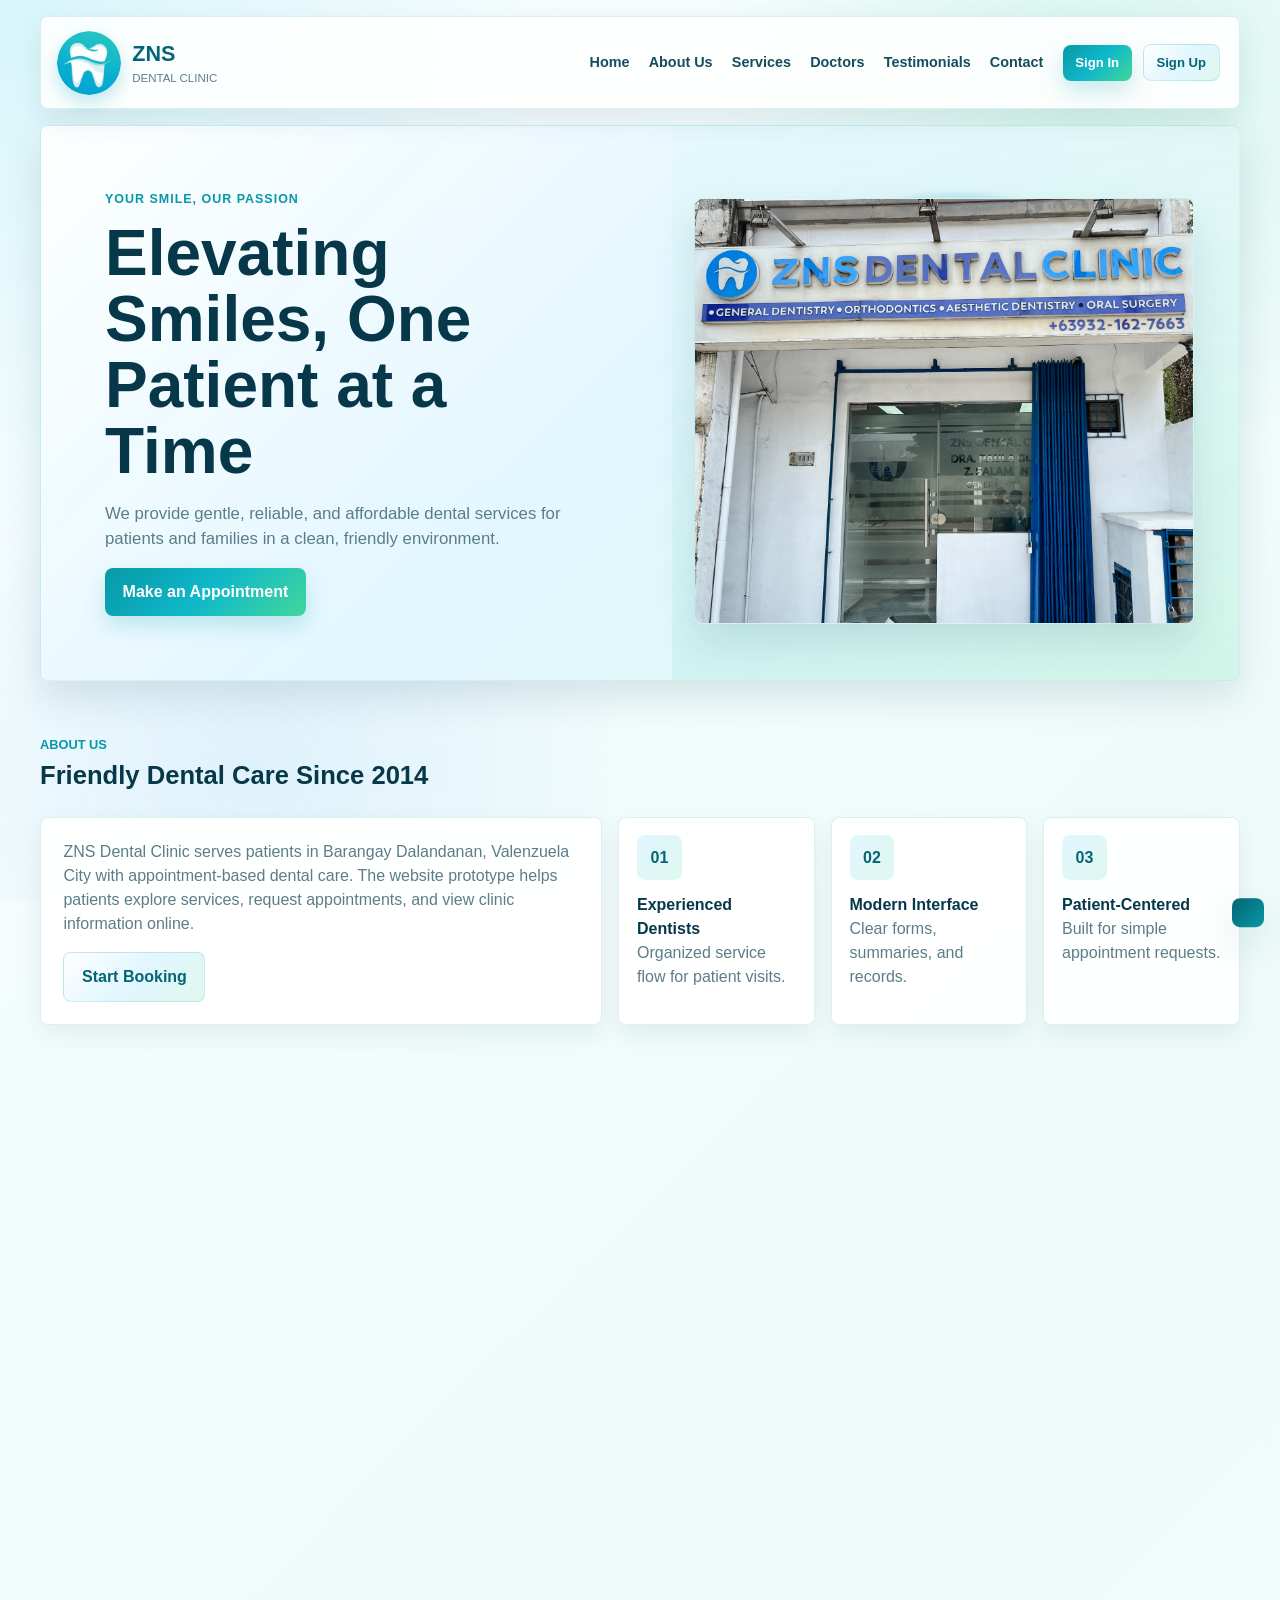
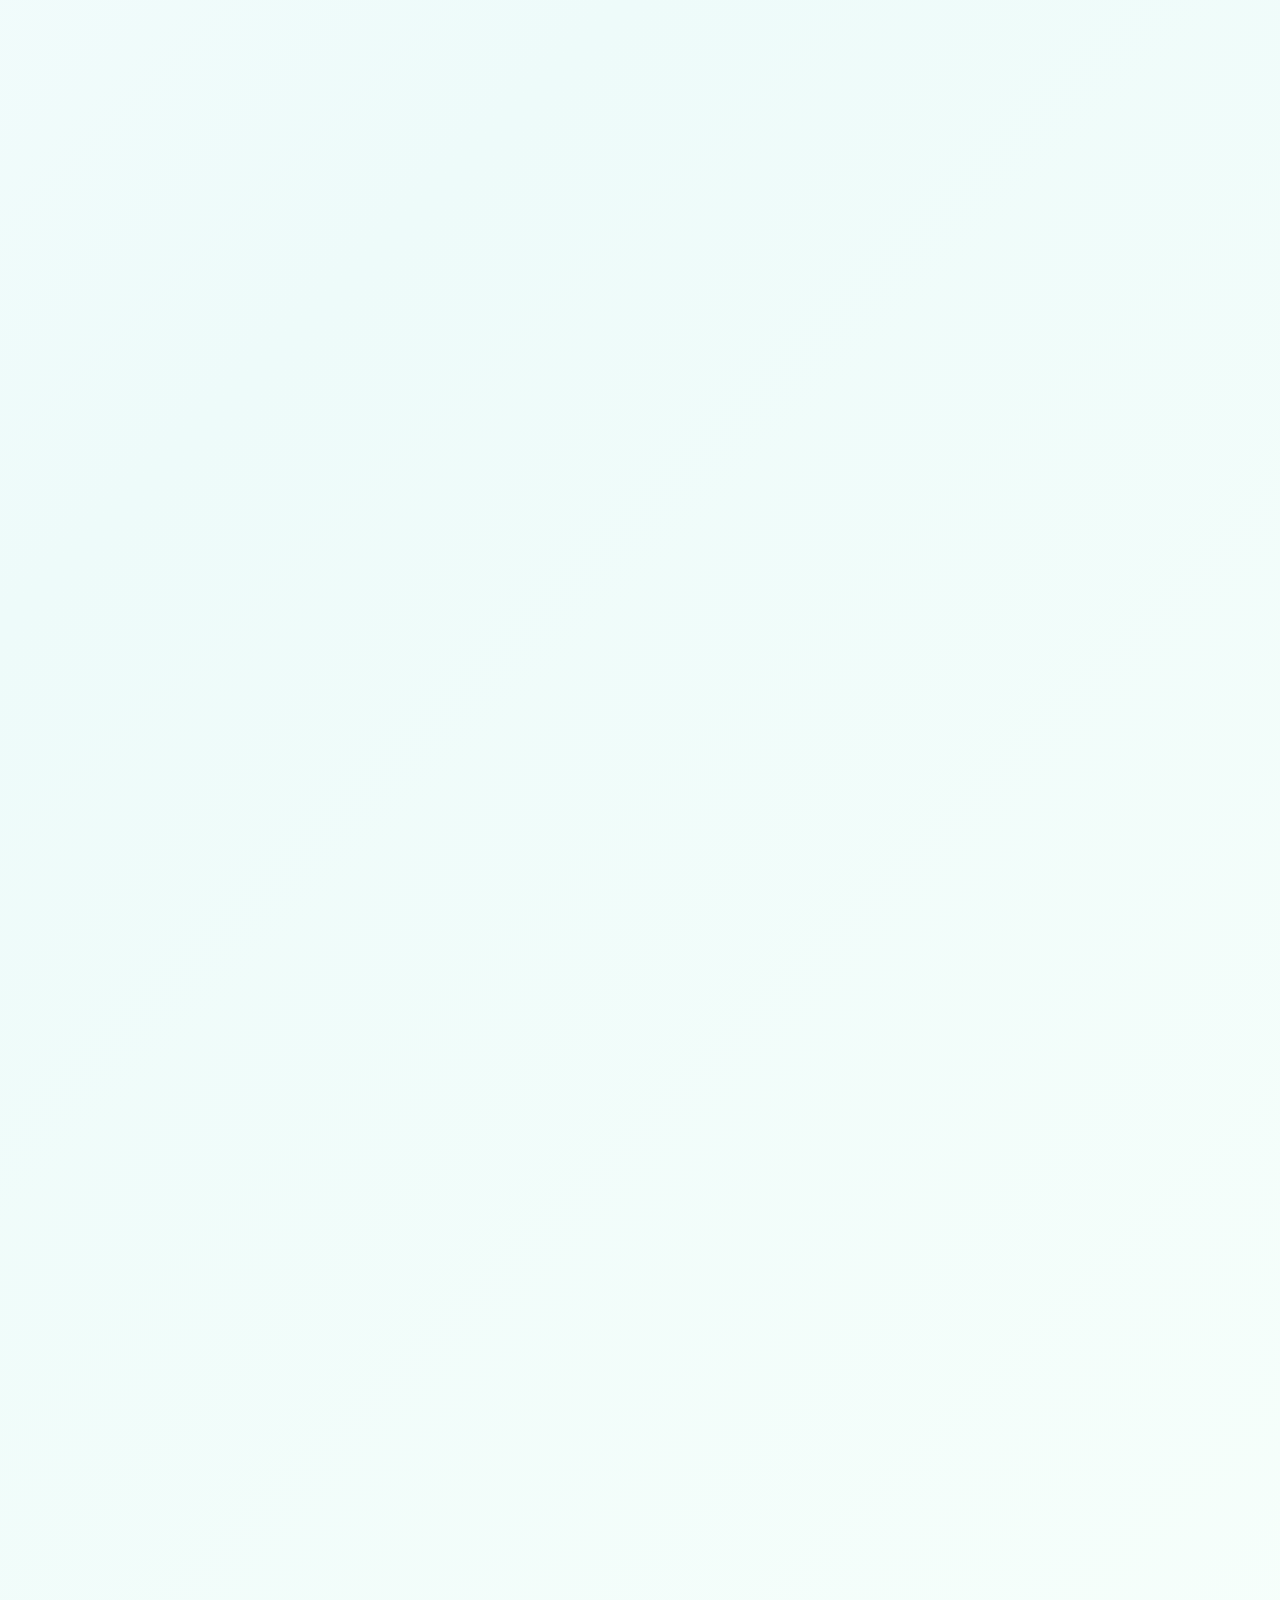
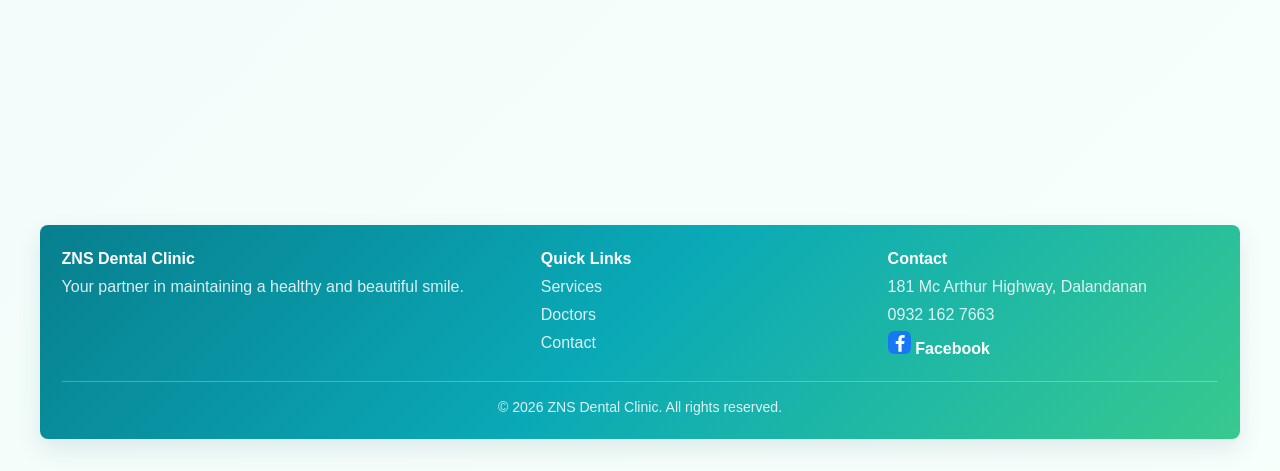
<file: index.html>
<!DOCTYPE html>
<html lang="en">
<head>
  <meta charset="UTF-8" />
  <meta http-equiv="refresh" content="0; url=homepage.html" />
  <meta name="viewport" content="width=device-width, initial-scale=1.0" />
  <title>ZNS Dental Clinic</title>
</head>
<body>
  <p>Opening <a href="homepage.html">ZNS Dental Clinic Homepage</a>...</p>
</body>
</html>
</file>
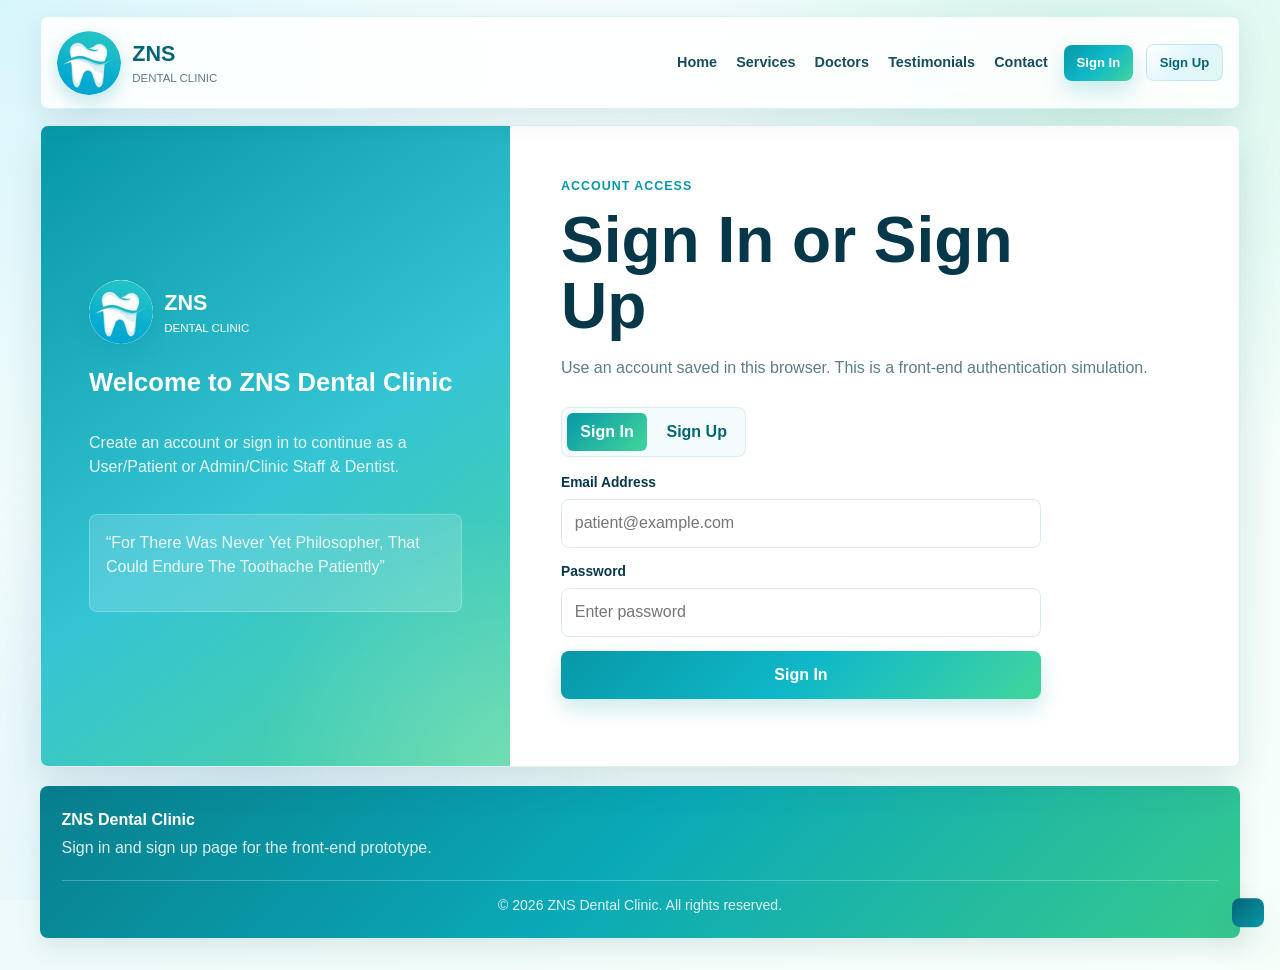
<file: admin-dashboard.html>
<!DOCTYPE html>
<html lang="en">
<head>
  <meta charset="UTF-8" />
  <meta name="viewport" content="width=device-width, initial-scale=1.0" />
  <title>Admin Dashboard | ZNS Dental Clinic</title>
  <link rel="stylesheet" href="css/shared.css" />
  <link rel="stylesheet" href="css/admin-dashboard.css" />
</head>
<body>
  <main>
    <section class="page app-page active">
      <aside class="sidebar">
        <div class="brand brand-light">
          <img class="brand-mark" src="assets/logo.png" alt="" />
          <span>
            <strong>ZNS</strong>
            <small>Dental Clinic</small>
          </span>
        </div>
        <div class="profile-chip">
          <img class="profile-chip-photo" src="assets/patient-avatar.svg" alt="Profile picture" />
          <div>
            <strong>Admin</strong>
            <small>Admin / Clinic Staff & Dentist</small>
          </div>
        </div>
        <nav class="side-nav" aria-label="Admin navigation">
          <button class="active" type="button" data-admin-view="dashboard"><span class="nav-icon">D</span>Dashboard</button>
          <button type="button" data-admin-view="appointments"><span class="nav-icon">A</span>Appointments</button>
          <button type="button" data-admin-view="patients"><span class="nav-icon">P</span>Patients</button>
          <button type="button" data-admin-view="dentists"><span class="nav-icon">DR</span>Dentists</button>
          <button type="button" data-admin-view="services"><span class="nav-icon">SV</span>Services</button>
          <button type="button" data-admin-view="reports"><span class="nav-icon">RP</span>Reports</button>
          <button type="button" data-admin-view="settings"><span class="nav-icon">S</span>Settings</button>
          <button type="button" data-logout><span class="nav-icon">X</span>Log Out</button>
        </nav>
      </aside>

      <section class="app-content">
        <div class="mobile-appbar">
          <button class="menu-toggle app-menu-toggle" type="button" aria-label="Open sidebar">
            <span></span><span></span><span></span>
          </button>
          <strong>Admin Dashboard</strong>
        </div>

        <div class="admin-view active" data-admin-panel="dashboard">
          <section class="page-title">
            <span class="eyebrow">Admin</span>
            <h1>Clinic Staff & Dentist Dashboard</h1>
            <p>Overview of appointment requests, patient records, and dentist schedule.</p>
          </section>
          <div class="stat-grid">
            <article class="stat-card"><strong id="admin-request-count">0</strong><span>Appointment Requests</span></article>
            <article class="stat-card"><strong id="admin-patient-count">0</strong><span>Total Patients</span></article>
            <article class="stat-card"><strong id="admin-dentist-count">0</strong><span>Dentists on Duty</span></article>
            <article class="stat-card"><strong>6</strong><span>Services Offered</span></article>
          </div>
          <article class="panel">
            <div class="panel-header admin-tools">
              <h2>Appointment Requests</h2>
              <input class="search-input" id="admin-search" type="search" placeholder="Search patient or service..." />
              <select id="admin-status-filter">
                <option value="all">All Status</option>
                <option value="Pending">Pending</option>
                <option value="Confirmed">Confirmed</option>
                <option value="Completed">Completed</option>
                <option value="Cancelled">Cancelled</option>
              </select>
            </div>
            <div class="table-wrap">
              <table>
                <thead><tr><th>Patient</th><th>Service</th><th>Date & Time</th><th>Dentist</th><th>Status</th><th>Action</th></tr></thead>
                <tbody id="admin-table"></tbody>
              </table>
            </div>
          </article>
        </div>

        <div class="admin-view" data-admin-panel="appointments">
          <section class="page-title"><span class="eyebrow">Appointments</span><h1>Manage Appointment Requests</h1><p>Search, filter, confirm, complete, or cancel local appointment records.</p></section>
          <article class="panel">
            <div class="panel-header admin-tools">
              <h2>All Appointment Records</h2>
              <input class="search-input" id="admin-appointments-search" type="search" placeholder="Search appointments..." />
              <select id="admin-appointments-status">
                <option value="all">All Status</option>
                <option value="Pending">Pending</option>
                <option value="Confirmed">Confirmed</option>
                <option value="Completed">Completed</option>
                <option value="Cancelled">Cancelled</option>
              </select>
            </div>
            <div class="table-wrap">
              <table>
                <thead><tr><th>Patient</th><th>Service</th><th>Date & Time</th><th>Dentist</th><th>Status</th><th>Action</th></tr></thead>
                <tbody id="admin-appointments-table"></tbody>
              </table>
            </div>
          </article>
        </div>

        <div class="admin-view" data-admin-panel="patients">
          <section class="page-title"><span class="eyebrow">Patients</span><h1>Patient Records</h1><p>Simple patient list generated from locally stored appointment requests.</p></section>
          <div class="record-grid" id="admin-patient-list"></div>
        </div>

        <div class="admin-view" data-admin-panel="dentists">
          <section class="page-title"><span class="eyebrow">Dentists</span><h1>Dentist Availability</h1><p id="admin-dentist-day">Dentists scheduled for today.</p></section>
          <div class="doctor-grid compact-doctor-grid" id="admin-dentist-grid"></div>
        </div>

        <div class="admin-view" data-admin-panel="services">
          <section class="page-title"><span class="eyebrow">Services</span><h1>Clinic Services</h1><p>Service cards use the cyan, blue, and green gradient style.</p></section>
          <div class="service-grid" id="admin-service-grid"></div>
        </div>

        <div class="admin-view" data-admin-panel="reports">
          <section class="page-title"><span class="eyebrow">Reports</span><h1>Local Storage Report</h1><p>A simple front-end report based on browser-stored appointment records.</p></section>
          <div class="content-grid">
            <article class="panel" id="admin-report-summary"></article>
          </div>
        </div>

        <div class="admin-view" data-admin-panel="settings">
          <section class="page-title"><span class="eyebrow">Admin Settings</span><h1>Profile Settings</h1><p>Update the admin account information saved in this browser.</p></section>
          <form class="panel profile-form" id="admin-profile-form">
            <div class="profile-photo-card">
              <img id="admin-profile-preview" src="assets/patient-avatar.svg" alt="Admin profile preview" />
              <label class="btn btn-soft btn-small" for="adminProfilePhoto">Upload Picture</label>
              <input id="adminProfilePhoto" name="profilePhoto" type="file" accept="image/*" />
            </div>
            <div class="form-row"><label for="adminProfileName">Full Name</label><input id="adminProfileName" name="fullName" type="text" required /></div>
            <div class="form-row"><label for="adminProfileEmail">Email Address</label><input id="adminProfileEmail" name="email" type="email" required /></div>
            <div class="form-row"><label for="adminProfilePhone">Contact Number</label><input id="adminProfilePhone" name="phone" type="tel" required /></div>
            <div class="form-row"><label for="adminProfileRole">Account Type</label><input id="adminProfileRole" name="role" type="text" readonly /></div>
            <div class="form-actions full">
              <button class="btn" type="submit">Save Profile</button>
            </div>
          </form>
        </div>

        <footer class="site-footer compact-footer app-footer">
          <div>
            <strong>ZNS Dental Clinic</strong>
            <p>Admin appointment management prototype.</p>
          </div>
          <div class="footer-bottom">&copy; 2026 ZNS Dental Clinic.</div>
        </footer>
      </section>
    </section>
  </main>

  <div class="toast" id="toast" role="status" aria-live="polite"></div>
  <script src="js/shared.js"></script>
  <script src="js/admin-dashboard.js"></script>
</body>
</html>
</file>
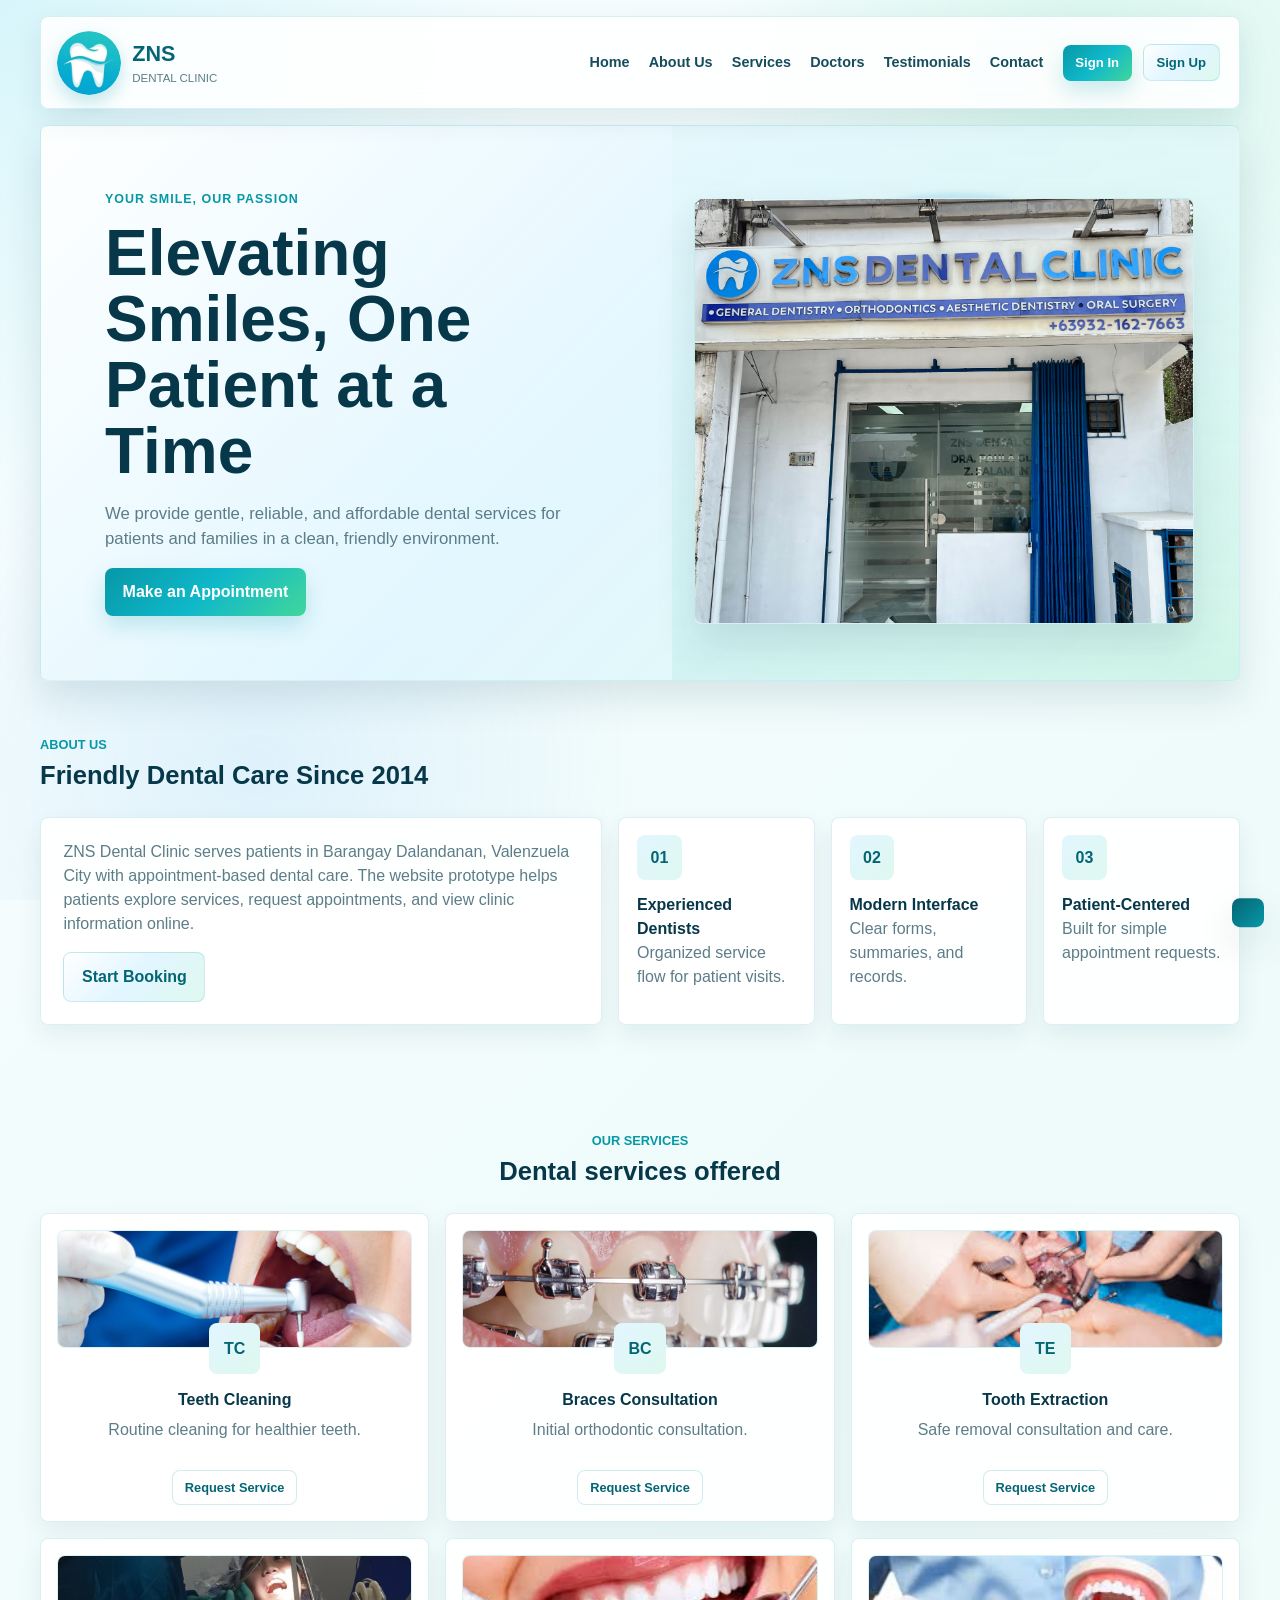
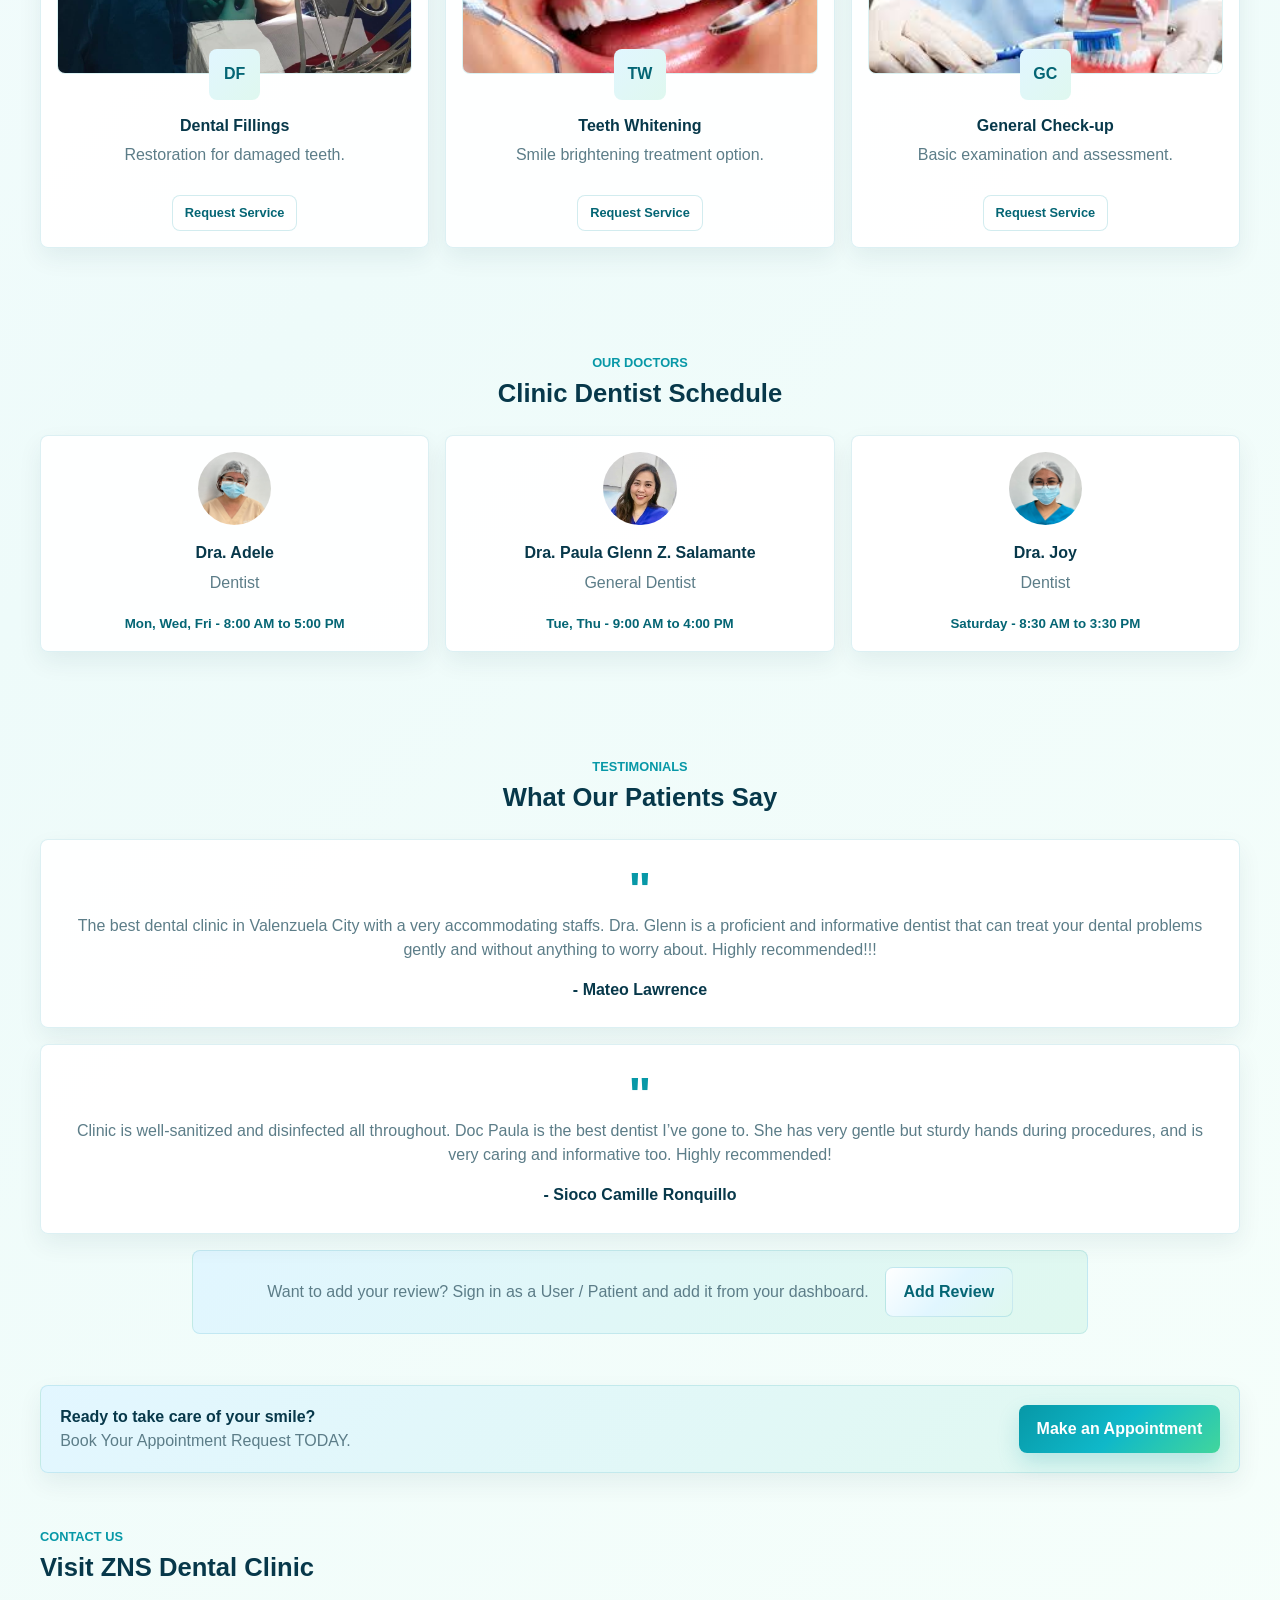
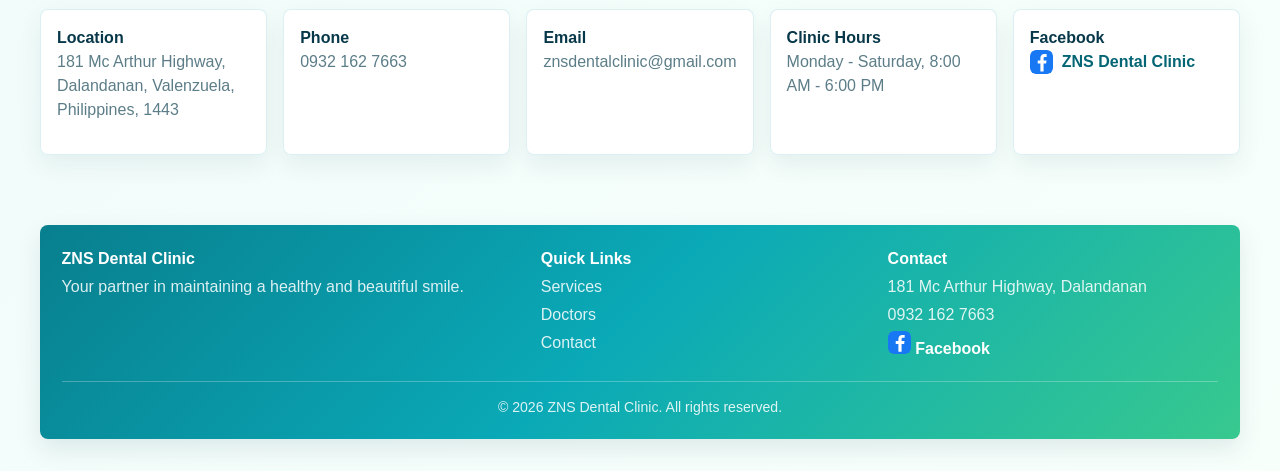
<file: homepage.html>
<!DOCTYPE html>
<html lang="en">
<head>
  <meta charset="UTF-8" />
  <meta name="viewport" content="width=device-width, initial-scale=1.0" />
  <title>ZNS Dental Clinic</title>
  <link rel="stylesheet" href="css/shared.css" />
  <link rel="stylesheet" href="css/homepage.css" />
</head>
<body class="homepage">
  <header class="topbar">
    <a class="brand" href="homepage.html" aria-label="ZNS Dental Clinic home">
      <img class="brand-mark" src="assets/logo.png" alt="" />
      <span>
        <strong>ZNS</strong>
        <small>Dental Clinic</small>
      </span>
    </a>

    <button class="menu-toggle" type="button" aria-label="Open menu" aria-expanded="false">
      <span></span><span></span><span></span>
    </button>

    <nav class="main-nav" aria-label="Main navigation">
      <a href="#home">Home</a>
      <a href="#about">About Us</a>
      <a href="#services">Services</a>
      <a href="#doctors">Doctors</a>
      <a href="#testimonials">Testimonials</a>
      <a href="#contact">Contact</a>
      <div class="auth-buttons">
        <a href="login.html?tab=login"><button class="btn btn-small" >Sign In</button></a>
        <a href="login.html?tab=signup"><button class="btn btn-small btn-soft" >Sign Up</button></a>
      </div>
    </nav>
  </header>

  <main>
    <section class="page active" id="home">
      <section class="hero">
        <div class="hero-copy">
          <span class="eyebrow">Your Smile, Our Passion</span>
          <h1>Elevating Smiles, One Patient at a Time</h1>
          <p>We provide gentle, reliable, and affordable dental services for patients and families in a clean, friendly environment.</p>
          <a class="btn" href="login.html?tab=login">Make an Appointment</a>
        </div>
        <div class="hero-visual" aria-label="ZNS Dental Clinic">
          <div class="clinic-card">
            <img class="clinic-photo" src="assets/clinic_front.jpg" alt="ZNS Dental Clinic front" />
          </div>
        </div>
      </section>

      <section class="section" id="about">
        <div class="section-heading">
          <span>About Us</span>
          <h2>Friendly Dental Care Since 2014</h2>
        </div>
        <div class="split-grid">
          <article class="info-panel">
            <p>ZNS Dental Clinic serves patients in Barangay Dalandanan, Valenzuela City with appointment-based dental care. The website prototype helps patients explore services, request appointments, and view clinic information online.</p>
            <a class="btn btn-soft" href="login.html?tab=signup">Start Booking</a>
          </article>
          <div class="feature-list">
            <article class="mini-card">
              <span class="icon">01</span>
              <strong>Experienced Dentists</strong>
              <p>Organized service flow for patient visits.</p>
            </article>
            <article class="mini-card">
              <span class="icon">02</span>
              <strong>Modern Interface</strong>
              <p>Clear forms, summaries, and records.</p>
            </article>
            <article class="mini-card">
              <span class="icon">03</span>
              <strong>Patient-Centered</strong>
              <p>Built for simple appointment requests.</p>
            </article>
          </div>
        </div>
      </section>

      <section class="section" id="services">
        <div class="section-heading center">
          <span>Our Services</span>
          <h2>Dental services offered</h2>
        </div>
        <div class="service-grid" id="service-grid"></div>
      </section>

      <section class="section" id="doctors">
        <div class="section-heading center">
          <span>Our Doctors</span>
          <h2>Clinic Dentist Schedule</h2>
        </div>
        <div class="doctor-grid">
          <article class="doctor-card">
            <div class="avatar"><img src="assets/ms_adele.jpg" alt="Dra. Adele" /></div>
            <h3>Dra. Adele</h3>
            <p>Dentist</p>
            <small>Mon, Wed, Fri - 8:00 AM to 5:00 PM</small>
          </article>
          <article class="doctor-card">
            <div class="avatar"><img src="assets/dr_salamante.JPG" alt="Dra. Paula Glenn Z. Salamante" /></div>
            <h3>Dra. Paula Glenn Z. Salamante</h3>
            <p>General Dentist</p>
            <small>Tue, Thu - 9:00 AM to 4:00 PM</small>
          </article>
          <article class="doctor-card">
            <div class="avatar"><img src="assets/ms_joy.jpg" alt="Dra. Joy" /></div>
            <h3>Dra. Joy</h3>
            <p>Dentist</p>
            <small>Saturday - 8:30 AM to 3:30 PM</small>
          </article>
        </div>
      </section>

      <section class="section" id="testimonials">
        <div class="section-heading center">
          <span>Testimonials</span>
          <h2>What Our Patients Say</h2>
        </div>
        <div class="testimonial-list" id="testimonial-list"></div>
        <div class="review-note">
          <p>Want to add your review? Sign in as a User / Patient and add it from your dashboard.</p>
          <a class="btn btn-soft" href="login.html?tab=login">Add Review</a>
        </div>
      </section>

      <section class="appointment-strip">
        <div>
          <strong>Ready to take care of your smile?</strong>
          <p>Book Your Appointment Request TODAY.</p>
        </div>
        <a class="btn" href="login.html?tab=login">Make an Appointment</a>
      </section>

      <section class="section contact-section" id="contact">
        <div class="section-heading">
          <span>Contact Us</span>
          <h2>Visit ZNS Dental Clinic</h2>
        </div>
        <div class="contact-grid">
          <article>
            <strong>Location</strong>
            <p>181 Mc Arthur Highway, Dalandanan, Valenzuela, Philippines, 1443</p>
          </article>
          <article>
            <strong>Phone</strong>
            <p>0932 162 7663</p>
          </article>
          <article>
            <strong>Email</strong>
            <p>znsdentalclinic@gmail.com</p>
          </article>
          <article>
            <strong>Clinic Hours</strong>
            <p>Monday - Saturday, 8:00 AM - 6:00 PM</p>
          </article>
          <article>
            <strong>Facebook</strong>
            <a class="facebook-link" href="https://web.facebook.com/profile.php?id=100064027629816" target="_blank" rel="noreferrer">
              <img src="assets/facebook.svg" alt="" />
              ZNS Dental Clinic
            </a>
          </article>
        </div>
      </section>

      <footer class="site-footer">
        <div>
          <strong>ZNS Dental Clinic</strong>
          <p>Your partner in maintaining a healthy and beautiful smile.</p>
        </div>
        <div>
          <strong>Quick Links</strong>
          <a href="#services">Services</a>
          <a href="#doctors">Doctors</a>
          <a href="#contact">Contact</a>
        </div>
        <div>
          <strong>Contact</strong>
          <p>181 Mc Arthur Highway, Dalandanan</p>
          <p>0932 162 7663</p>
          <a class="footer-social" href="https://web.facebook.com/profile.php?id=100064027629816" target="_blank" rel="noreferrer">
            <img src="assets/facebook.svg" alt="" />
            Facebook
          </a>
        </div>
        <div class="footer-bottom">&copy; 2026 ZNS Dental Clinic. All rights reserved.</div>
      </footer>
    </section>
  </main>

  <div class="toast" id="toast" role="status" aria-live="polite"></div>
  <script src="js/shared.js"></script>
  <script src="js/homepage.js"></script>
</body>
</html>
</file>
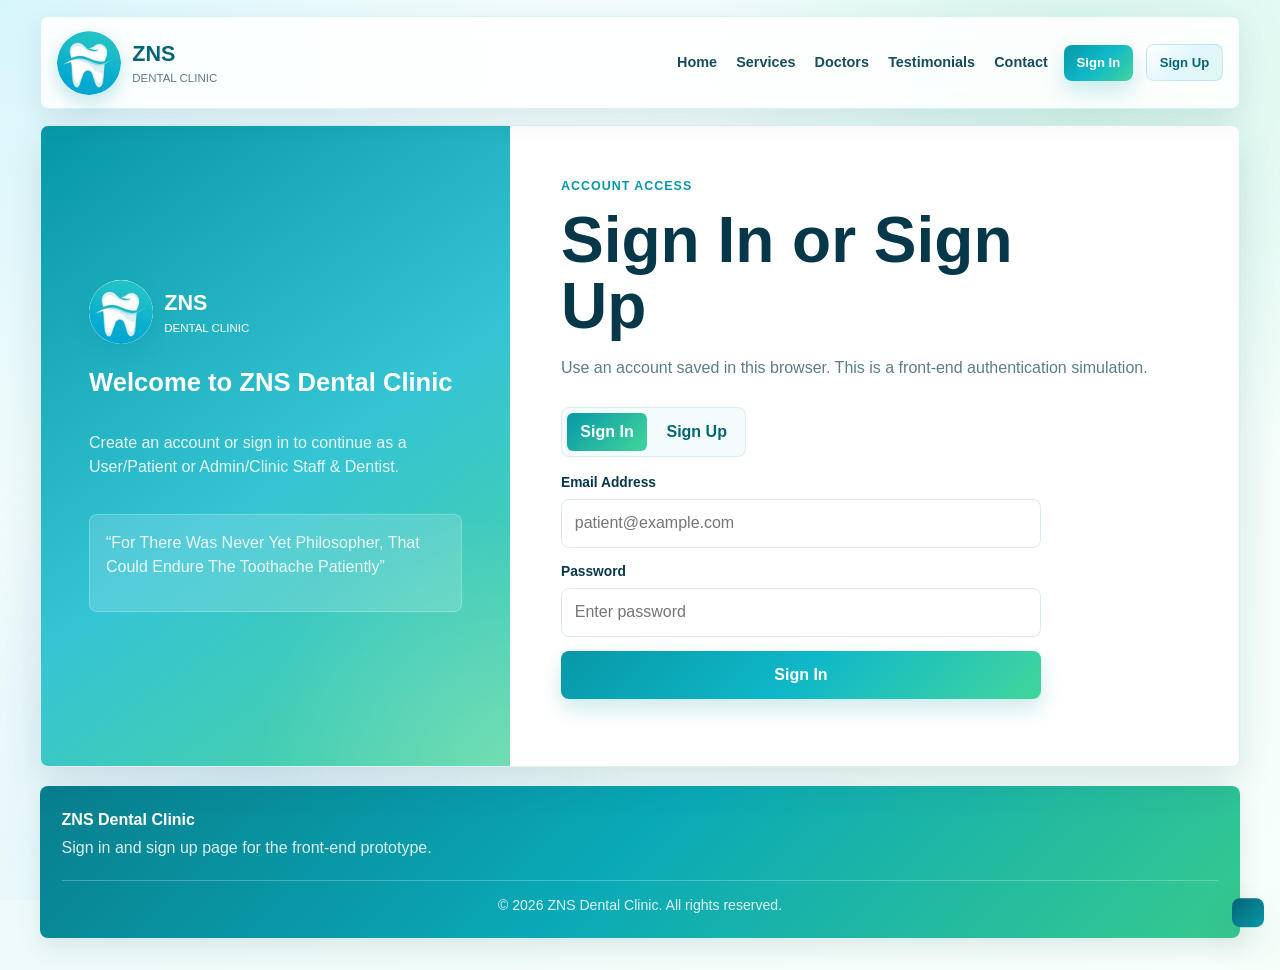
<file: login.html>
<!DOCTYPE html>
<html lang="en">
<head>
  <meta charset="UTF-8" />
  <meta name="viewport" content="width=device-width, initial-scale=1.0" />
  <title>Sign In | ZNS Dental Clinic</title>
  <link rel="stylesheet" href="css/shared.css" />
  <link rel="stylesheet" href="css/auth.css" />
</head>
<body>
  <header class="topbar">
    <a class="brand" href="homepage.html" aria-label="ZNS Dental Clinic home">
      <img class="brand-mark" src="assets/logo.png" alt="" />
      <span>
        <strong>ZNS</strong>
        <small>Dental Clinic</small>
      </span>
    </a>

    <button class="menu-toggle" type="button" aria-label="Open menu" aria-expanded="false">
      <span></span><span></span><span></span>
    </button>

    <nav class="main-nav" aria-label="Main navigation">
      <a href="homepage.html#home">Home</a>
      <a href="homepage.html#services">Services</a>
      <a href="homepage.html#doctors">Doctors</a>
      <a href="homepage.html#testimonials">Testimonials</a>
      <a href="homepage.html#contact">Contact</a>
      <button class="btn btn-small" type="button" data-auth-tab="login">Sign In</button>
      <button class="btn btn-small btn-soft" type="button" data-auth-tab="signup">Sign Up</button>
    </nav>
  </header>

  <main>
    <section class="page active auth-page">
      <div class="auth-shell">
        <aside class="auth-welcome">
          <div class="brand brand-light">
            <img class="brand-mark" src="assets/logo.png" alt="" />
            <span>
              <strong>ZNS</strong>
              <small>Dental Clinic</small>
            </span>
          </div>
          <h2>Welcome to ZNS Dental Clinic</h2>
          <p>Create an account or sign in to continue as a User/Patient or Admin/Clinic Staff & Dentist.</p>
          <div class="safe-card">
            <p>“For There Was Never Yet Philosopher, That Could Endure The Toothache Patiently”</p>
          </div>
        </aside>

        <section class="auth-panel">
          <span class="eyebrow">Account Access</span>
          <h1>Sign In or Sign Up</h1>
          <p>Use an account saved in this browser. This is a front-end authentication simulation.</p>

          <div class="auth-tabs" role="tablist" aria-label="Authentication options">
            <button class="active" type="button" data-auth-tab="login">Sign In</button>
            <button type="button" data-auth-tab="signup">Sign Up</button>
          </div>

          <form class="auth-form active" id="login-form" data-auth-panel="login">
            <div class="form-row full">
              <label for="loginEmail">Email Address</label>
              <input id="loginEmail" name="email" type="email" placeholder="patient@example.com" required />
            </div>
            <div class="form-row full">
              <label for="loginPassword">Password</label>
              <input id="loginPassword" name="password" type="password" placeholder="Enter password" required />
            </div>
            <button class="btn" type="submit">Sign In</button>
          </form>

          <form class="auth-form" id="signup-form" data-auth-panel="signup">
            <div class="form-row">
              <label for="signupName">Full Name</label>
              <input id="signupName" name="fullName" type="text" placeholder="Full Name" required />
            </div>
            <div class="form-row">
              <label for="signupPhone">Contact Number</label>
              <input id="signupPhone" name="phone" type="tel" placeholder="0912 345 6789" required />
            </div>
            <div class="form-row">
              <label for="signupEmail">Email Address</label>
              <input id="signupEmail" name="email" type="email" placeholder="patient@example.com" required />
            </div>
            <div class="form-row">
              <label for="signupRole">Account Type</label>
              <select id="signupRole" name="role" required>
                <option value="patient">User / Patient</option>
                <option value="admin">Admin / Clinic Staff & Dentist</option>
              </select>
            </div>
            <div class="form-row">
              <label for="signupPassword">Password</label>
              <input id="signupPassword" name="password" type="password" minlength="6" placeholder="At least 6 characters" required />
            </div>
            <div class="form-row">
              <label for="signupConfirm">Confirm Password</label>
              <input id="signupConfirm" name="confirmPassword" type="password" minlength="6" placeholder="Confirm password" required />
            </div>
            <div class="form-actions full">
              <button class="btn" type="submit">Sign Up</button>
            </div>
          </form>
        </section>
      </div>

      <footer class="site-footer compact-footer page-footer-bottom">
        <div>
          <strong>ZNS Dental Clinic</strong>
          <p>Sign in and sign up page for the front-end prototype.</p>
        </div>
        <div class="footer-bottom">&copy; 2026 ZNS Dental Clinic. All rights reserved.</div>
      </footer>
    </section>
  </main>

  <div class="toast" id="toast" role="status" aria-live="polite"></div>
  <script src="js/shared.js"></script>
  <script src="js/auth.js"></script>
</body>
</html>
</file>
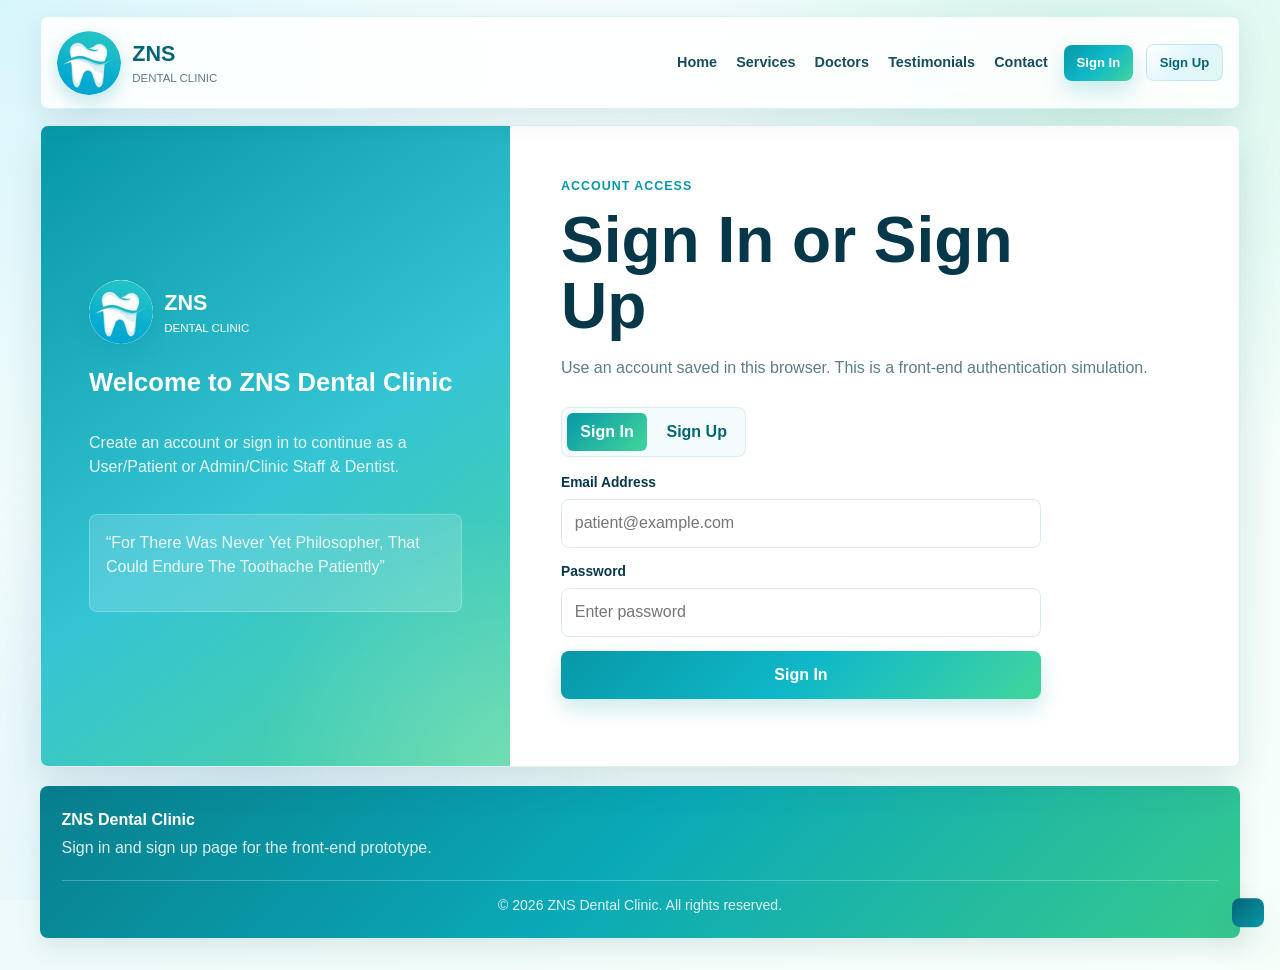
<file: user-dashboard.html>
<!DOCTYPE html>
<html lang="en">
<head>
  <meta charset="UTF-8" />
  <meta name="viewport" content="width=device-width, initial-scale=1.0" />
  <title>User Dashboard | ZNS Dental Clinic</title>
  <link rel="stylesheet" href="css/shared.css" />
  <link rel="stylesheet" href="css/user-dashboard.css" />
</head>
<body>
  <main>
    <section class="page app-page active">
      <aside class="sidebar">
        <div class="brand brand-light">
          <img class="brand-mark" src="assets/logo.png" alt="" />
          <span>
            <strong>ZNS</strong>
            <small>Dental Clinic</small>
          </span>
        </div>
        <div class="profile-chip">
          <img class="profile-chip-photo" src="assets/patient-avatar.svg" alt="Profile picture" />
          <div>
            <strong>Patient</strong>
            <small>User / Patient</small>
          </div>
        </div>
        <nav class="side-nav" aria-label="Patient navigation">
          <button class="active" type="button" data-patient-view="dashboard"><span class="nav-icon">D</span>Dashboard</button>
          <button type="button" data-patient-view="appointments"><span class="nav-icon">A</span>My Appointments</button>
          <button type="button" data-patient-view="record"><span class="nav-icon">R</span>My Dental Record</button>
          <button type="button" data-patient-view="location"><span class="nav-icon">M</span>Location & Map</button>
          <button type="button" data-patient-view="settings"><span class="nav-icon">S</span>Settings</button>
          <button type="button" data-logout><span class="nav-icon">X</span>Log Out</button>
        </nav>
      </aside>

      <section class="app-content">
        <div class="mobile-appbar">
          <button class="menu-toggle app-menu-toggle" type="button" aria-label="Open sidebar">
            <span></span><span></span><span></span>
          </button>
          <strong>User / Patient Portal</strong>
        </div>

        <div class="patient-view active" data-patient-panel="dashboard">
          <section class="dashboard-hero">
            <div>
              <span class="eyebrow">Patient Dashboard</span>
              <h1 id="patient-welcome">Welcome back</h1>
              <p>Here is your appointment overview.</p>
            </div>
            <div class="smile-card">Healthy Smile</div>
          </section>

          <div class="stat-grid">
            <article class="stat-card"><strong id="upcoming-count">0</strong><span>Upcoming Appointment</span></article>
            <article class="stat-card"><strong id="completed-count">0</strong><span>Completed Appointments</span></article>
            <article class="stat-card"><strong id="cancelled-count">0</strong><span>Cancelled Appointments</span></article>
          </div>

          <div class="content-grid two-col">
            <article class="panel">
              <div class="panel-header">
                <h2>Upcoming Appointment</h2>
                <button class="btn btn-soft btn-small" type="button" data-patient-view="appointments">Request New</button>
              </div>
              <div id="upcoming-card" class="empty-state">No upcoming appointments yet.</div>
            </article>
            <article class="panel">
              <div class="panel-header"><h2>Quick Services</h2></div>
              <div class="quick-grid">
                <button type="button" data-patient-view="appointments">Book Appointment</button>
                <button type="button" data-patient-view="record">Dental Record</button>
                <button type="button" data-focus-review>Add Review</button>
                <button type="button" data-patient-view="location">Clinic Location</button>
              </div>
            </article>
          </div>

          <div class="content-grid two-col dashboard-review-panel" id="dashboard-review">
            <form class="testimonial-form" id="testimonial-form">
              <h3>Add Your Testimonial</h3>
              <div class="form-row">
                <label for="testimonialName">Your Name</label>
                <input id="testimonialName" name="name" type="text" readonly />
              </div>
              <div class="form-row">
                <label for="testimonialMessage">Message</label>
                <textarea id="testimonialMessage" name="message" placeholder="Write what you want to say..." required></textarea>
              </div>
              <button class="btn" type="submit">Publish Review</button>
            </form>
            <article class="panel">
              <h2>Published Reviews</h2>
              <div class="testimonial-list" id="testimonial-list"></div>
            </article>
          </div>

          <section class="reminder">
            <strong>Reminder</strong>
            <p>Brush twice a day and visit your dentist regularly.</p>
          </section>
        </div>

        <div class="patient-view" data-patient-panel="appointments">
          <section class="page-title">
            <span class="eyebrow">My Appointments</span>
            <h1>Request Appointment</h1>
            <p>Fill out the form below. Records are saved only in this browser.</p>
          </section>
          <div class="content-grid two-col wide-left">
            <form class="panel form-panel" id="appointment-form">
              <div class="form-row"><label for="fullName">Full Name</label><input id="fullName" name="fullName" type="text" required /></div>
              <div class="form-row"><label for="contactNumber">Contact Number</label><input id="contactNumber" name="contactNumber" type="tel" required /></div>
              <div class="form-row"><label for="emailAddress">Email Address</label><input id="emailAddress" name="emailAddress" type="email" required /></div>
              <div class="form-row"><label for="serviceSelect">Select Service</label><select id="serviceSelect" name="service" required></select></div>
              <div class="form-row"><label for="preferredDate">Preferred Date</label><input id="preferredDate" name="date" type="date" required /></div>
              <div class="form-row">
                <label for="preferredTime">Preferred Time</label>
                <select id="preferredTime" name="time" required>
                  <option value="">Select time</option>
                  <option>8:00 AM</option><option>9:00 AM</option><option>10:00 AM</option>
                  <option>1:00 PM</option><option>2:00 PM</option><option>3:00 PM</option>
                </select>
              </div>
              <div class="form-row">
                <label for="dentistSelect">Dentist</label>
                <select id="dentistSelect" name="dentist" required>
                  <option value="">Select a date first</option>
                </select>
              </div>
              <div class="form-row full"><label for="notes">Additional Notes</label><textarea id="notes" name="notes"></textarea></div>
              <div class="form-actions full">
                <button class="btn" type="submit">Submit Request</button>
                <button class="btn btn-soft" type="reset">Clear</button>
              </div>
            </form>
            <article class="panel">
              <div class="panel-header">
                <h2>Appointment Confirmation</h2>
                <button class="btn btn-soft btn-small" type="button" id="print-confirmation">Print</button>
              </div>
              <div id="confirmation-box" class="empty-state">Submit or view an appointment to generate a confirmation.</div>
            </article>
          </div>

          <article class="panel history-panel">
            <div class="panel-header">
              <h2>Appointment History</h2>
              <input class="search-input" id="patient-search" type="search" placeholder="Search your appointments..." />
            </div>
            <div class="table-wrap">
              <table>
                <thead><tr><th>Date</th><th>Time</th><th>Service</th><th>Dentist</th><th>Status</th><th>Action</th></tr></thead>
                <tbody id="patient-table"></tbody>
              </table>
            </div>
          </article>
        </div>

        <div class="patient-view" data-patient-panel="record">
          <section class="page-title">
            <span class="eyebrow">My Dental Record</span>
            <h1>Treatment Summary</h1>
            <p>This section shows a simple client-side record summary for demonstration.</p>
          </section>
          <article class="panel" id="record-summary"></article>
        </div>

        <div class="patient-view" data-patient-panel="location">
          <section class="page-title">
            <span class="eyebrow">Location & Map</span>
            <h1>Clinic Location</h1>
            <p>181 Mc Arthur Highway, Dalandanan, Valenzuela, Philippines, 1443</p>
          </section>
          <div class="content-grid two-col">
            <article class="panel">
              <h2>Find the Clinic</h2>
              <p>This uses the browser Geolocation API to read your current location when you allow it.</p>
              <div class="location-actions">
                <button class="btn" type="button" id="use-location">Use My Location</button>
                <a class="btn btn-soft" id="directions-link" href="https://www.openstreetmap.org/search?query=181%20Mc%20Arthur%20Highway%20Dalandanan%20Valenzuela%20Philippines%201443" target="_blank" rel="noreferrer">Open Map</a>
              </div>
              <div id="location-result" class="empty-state">Allow location access to show your coordinates and quick map directions.</div>
            </article>
            <div class="map-box">
              <iframe title="ZNS Dental Clinic map" src="https://www.google.com/maps?q=181%20Mc%20Arthur%20Highway%20Dalandanan%20Valenzuela%20Philippines%201443&output=embed" loading="lazy" referrerpolicy="no-referrer-when-downgrade"></iframe>
            </div>
          </div>
        </div>

        <div class="patient-view" data-patient-panel="settings">
          <section class="page-title">
            <span class="eyebrow">Settings</span>
            <h1>Profile Settings</h1>
            <p>Update the account information saved in this browser.</p>
          </section>
          <form class="panel profile-form" id="profile-form">
            <div class="profile-photo-card">
              <img id="profile-preview" src="assets/patient-avatar.svg" alt="User profile preview" />
              <label class="btn btn-soft btn-small" for="profilePhoto">Upload Picture</label>
              <input id="profilePhoto" name="profilePhoto" type="file" accept="image/*" />
            </div>
            <div class="form-row"><label for="profileName">Full Name</label><input id="profileName" name="fullName" type="text" required /></div>
            <div class="form-row"><label for="profileEmail">Email Address</label><input id="profileEmail" name="email" type="email" required /></div>
            <div class="form-row"><label for="profilePhone">Contact Number</label><input id="profilePhone" name="phone" type="tel" required /></div>
            <div class="form-row"><label for="profileRole">Account Type</label><input id="profileRole" name="role" type="text" readonly /></div>
            <div class="form-actions full">
              <button class="btn" type="submit">Save Profile</button>
              <button class="btn btn-danger" type="button" id="clear-patient-data">Clear Local Appointment Data</button>
            </div>
          </form>
        </div>

        <footer class="site-footer compact-footer app-footer">
          <div>
            <strong>ZNS Dental Clinic</strong>
            <p>User / Patient dashboard prototype.</p>
          </div>
          <div class="footer-bottom">&copy; 2026 ZNS Dental Clinic.</div>
        </footer>
      </section>
    </section>
  </main>

  <div class="toast" id="toast" role="status" aria-live="polite"></div>
  <script src="js/shared.js"></script>
  <script src="js/user-dashboard.js"></script>
</body>
</html>
</file>
<file: css/shared.css>
:root {
  --ink: #07384a;
  --muted: #5c7d88;
  --line: #d9edf1;
  --white: #ffffff;
  --soft: #f4fbfc;
  --cyan: #41d5e8;
  --blue: #4ca8f5;
  --green: #42d69c;
  --teal: #0798a7;
  --teal-dark: #046574;
  --mint: #dff8ef;
  --sky: #e1f6ff;
  --shadow: 0 16px 38px rgba(7, 56, 74, 0.12);
  --radius: 8px;
  --ease: 180ms ease;
  --sidebar-width: 18.5rem;
}

* {
  box-sizing: border-box;
}

html {
  scroll-behavior: smooth;
}

body {
  min-height: 100vh;
  margin: 0;
  color: var(--ink);
  background:
    radial-gradient(circle at top left, rgba(65, 213, 232, 0.18), transparent 34rem),
    linear-gradient(135deg, #f8fdff 0%, #eefbfa 45%, #f7fffb 100%);
  font-family: Arial, Helvetica, sans-serif;
  line-height: 1.5;
}

body::before {
  content: "";
  position: fixed;
  inset: 0;
  z-index: -1;
  background:
    radial-gradient(circle at 85% 10%, rgba(66, 214, 156, 0.16), transparent 24rem),
    radial-gradient(circle at 20% 85%, rgba(76, 168, 245, 0.12), transparent 24rem);
  pointer-events: none;
}

button,
input,
select,
textarea {
  font: inherit;
}

button {
  cursor: pointer;
}

a {
  color: inherit;
  text-decoration: none;
}

.topbar {
  position: sticky;
  top: 0;
  z-index: 20;
  display: flex;
  align-items: center;
  justify-content: space-between;
  gap: 1rem;
  width: min(1200px, calc(100% - 2rem));
  margin: 1rem auto;
  padding: 0.85rem 1rem;
  background: rgba(255, 255, 255, 0.88);
  border: 1px solid rgba(7, 152, 167, 0.14);
  border-radius: var(--radius);
  box-shadow: 0 10px 28px rgba(7, 56, 74, 0.09);
  backdrop-filter: blur(14px);
  transition: transform var(--ease), padding var(--ease), background var(--ease), box-shadow var(--ease);
}

.topbar.is-scrolled {
  padding: 0.65rem 0.9rem;
  background: rgba(255, 255, 255, 0.96);
  box-shadow: 0 16px 36px rgba(7, 56, 74, 0.14);
}

.topbar.scroll-down {
  transform: translateY(-0.45rem);
}

.topbar.scroll-up {
  transform: translateY(0);
}

.brand {
  display: inline-flex;
  align-items: center;
  gap: 0.7rem;
  min-width: max-content;
}

.brand-mark {
  display: grid;
  place-items: center;
  width: 4rem;
  height: 4rem;
  color: var(--white);
  background: var(--white);
  border-radius: 50%;
  font-weight: 800;
  box-shadow: 0 8px 18px rgba(7, 152, 167, 0.24);
  transition: transform var(--ease), box-shadow var(--ease);
  object-fit: cover;
}

.brand:hover .brand-mark {
  transform: rotate(-4deg) scale(1.04);
  box-shadow: 0 12px 26px rgba(7, 152, 167, 0.28);
}

.brand strong {
  display: block;
  color: var(--teal-dark);
  font-size: 1.35rem;
  letter-spacing: 0;
}

.brand small {
  display: block;
  color: var(--muted);
  font-size: 0.72rem;
  text-transform: uppercase;
}

.brand-light strong,
.brand-light small {
  color: var(--white);
}

.main-nav {
  display: flex;
  align-items: center;
  gap: clamp(0.4rem, 1vw, 1rem);
}

.main-nav a {
  position: relative;
  padding: 0.55rem 0.2rem;
  color: #174c5d;
  font-size: 0.9rem;
  font-weight: 700;
}

.main-nav a:hover {
  color: var(--teal);
}

.main-nav a::after {
  content: "";
  position: absolute;
  right: 0.1rem;
  bottom: 0.25rem;
  left: 0.1rem;
  height: 2px;
  background: linear-gradient(90deg, var(--cyan), var(--green));
  border-radius: 999px;
  transform: scaleX(0);
  transform-origin: left;
  transition: transform var(--ease);
}

.main-nav a:hover::after {
  transform: scaleX(1);
}

.btn {
  position: relative;
  display: inline-flex;
  align-items: center;
  justify-content: center;
  gap: 0.45rem;
  min-height: 2.75rem;
  padding: 0.75rem 1.1rem;
  color: var(--white);
  background: linear-gradient(135deg, var(--teal), #0fb8c9, var(--green));
  border: 0;
  border-radius: var(--radius);
  box-shadow: 0 10px 22px rgba(7, 152, 167, 0.2);
  font-weight: 800;
  overflow: hidden;
  isolation: isolate;
  transition: transform var(--ease), filter var(--ease), box-shadow var(--ease), border-color var(--ease);
}

.btn::before {
  content: "";
  position: absolute;
  inset: 0;
  z-index: -1;
  background: linear-gradient(120deg, transparent 0 20%, rgba(255, 255, 255, 0.32) 40%, transparent 62% 100%);
  transform: translateX(-110%);
  transition: transform 420ms ease;
}

.btn:hover {
  filter: brightness(1.02);
  transform: translateY(-2px);
  box-shadow: 0 14px 28px rgba(7, 152, 167, 0.25);
}

.btn:hover::before {
  transform: translateX(110%);
}

.btn:active {
  transform: translateY(0);
}

.btn:focus-visible,
.service-action:focus-visible,
.quick-grid button:focus-visible,
.side-nav button:focus-visible,
.row-actions button:focus-visible {
  outline: 3px solid rgba(65, 213, 232, 0.45);
  outline-offset: 3px;
}

.btn:disabled,
button:disabled {
  cursor: not-allowed;
  filter: grayscale(0.25);
  opacity: 0.65;
  transform: none;
  box-shadow: none;
}

.btn-small {
  min-height: 2.25rem;
  padding: 0.5rem 0.8rem;
  font-size: 0.82rem;
}

.btn-soft {
  color: var(--teal-dark);
  background: linear-gradient(135deg, #ffffff, var(--sky), var(--mint));
  border: 1px solid rgba(7, 152, 167, 0.18);
  box-shadow: none;
}

.btn-danger {
  background: linear-gradient(135deg, #0f7b8b, #0b5664);
}

.menu-toggle {
  display: none;
  width: 2.65rem;
  height: 2.65rem;
  padding: 0.55rem;
  background: var(--white);
  border: 1px solid var(--line);
  border-radius: var(--radius);
}

.menu-toggle span {
  display: block;
  height: 2px;
  margin: 5px 0;
  background: var(--teal-dark);
  border-radius: 999px;
}

.page {
  display: none;
  width: min(1200px, calc(100% - 2rem));
  margin: 0 auto 2rem;
}

.page.active {
  display: block;
}

main {
  min-height: calc(100vh - 6rem);
}

.hero {
  display: grid;
  grid-template-columns: minmax(0, 1fr) minmax(22rem, 0.9fr);
  min-height: 34rem;
  overflow: hidden;
  background: linear-gradient(135deg, rgba(255, 255, 255, 0.94), rgba(225, 246, 255, 0.92) 48%, rgba(223, 248, 239, 0.86));
  border: 1px solid rgba(7, 152, 167, 0.13);
  border-radius: var(--radius);
  box-shadow: var(--shadow);
  animation: fadeUp 520ms ease both;
}

.hero-copy {
  display: flex;
  flex-direction: column;
  justify-content: center;
  align-items: flex-start;
  padding: clamp(2rem, 5vw, 4.5rem);
}

.eyebrow {
  display: inline-flex;
  margin-bottom: 0.75rem;
  color: var(--teal);
  font-size: 0.78rem;
  font-weight: 900;
  letter-spacing: 0.08em;
  text-transform: uppercase;
}

h1,
h2,
h3,
p {
  margin-top: 0;
}

h1 {
  max-width: 13ch;
  margin-bottom: 1rem;
  font-size: clamp(2.2rem, 5vw, 4.5rem);
  line-height: 1.03;
  letter-spacing: 0;
}

h2 {
  margin-bottom: 0.65rem;
  font-size: clamp(1.35rem, 2vw, 2rem);
  letter-spacing: 0;
}

h3 {
  margin-bottom: 0.35rem;
  font-size: 1rem;
}

p {
  color: var(--muted);
}

.hero-copy p {
  max-width: 38rem;
  font-size: 1.05rem;
}

.hero-visual {
  position: relative;
  min-height: 28rem;
  background:
    linear-gradient(145deg, rgba(65, 213, 232, 0.1), rgba(66, 214, 156, 0.1)),
    linear-gradient(180deg, rgba(255, 255, 255, 0.62), transparent);
}

.hero-visual::before {
  content: "";
  position: absolute;
  inset: 12% 8%;
  border-radius: 50%;
  background: linear-gradient(135deg, rgba(76, 168, 245, 0.2), rgba(66, 214, 156, 0.22));
  filter: blur(2px);
}

.clinic-card {
  position: absolute;
  inset: 13% 8% 10% 4%;
  display: grid;
  place-items: center;
  overflow: hidden;
  background:
    linear-gradient(90deg, rgba(255, 255, 255, 0.86) 0 62%, rgba(223, 248, 239, 0.7)),
    repeating-linear-gradient(90deg, rgba(7, 152, 167, 0.08) 0 1px, transparent 1px 4rem);
  border: 1px solid rgba(7, 152, 167, 0.13);
  border-radius: var(--radius);
  box-shadow: 0 20px 40px rgba(7, 56, 74, 0.12);
  animation: softFloat 4.5s ease-in-out infinite;
}

.clinic-photo {
  width: 100%;
  height: 100%;
  object-fit: cover;
}

.chair {
  position: absolute;
  right: 16%;
  bottom: 24%;
  width: 12rem;
  height: 7rem;
  background: linear-gradient(135deg, #a9f4ff, var(--teal));
  border-radius: 5rem 5rem 1rem 1rem;
  box-shadow: inset -20px -16px 0 rgba(4, 101, 116, 0.16);
}

.chair::before {
  content: "";
  position: absolute;
  left: -4rem;
  top: 3rem;
  width: 9rem;
  height: 3rem;
  background: linear-gradient(135deg, #e7fbff, #6ee5ef);
  border-radius: 2rem;
  transform: rotate(-18deg);
}

.lamp {
  position: absolute;
  top: 16%;
  right: 22%;
  width: 0.45rem;
  height: 9rem;
  background: #bdebf1;
  transform: rotate(22deg);
}

.lamp::after {
  content: "";
  position: absolute;
  right: -2.2rem;
  bottom: -0.6rem;
  width: 4rem;
  height: 2rem;
  background: linear-gradient(135deg, var(--white), #b6f4f0);
  border-radius: 999px;
}

.tooth-mascot {
  position: absolute;
  left: 11%;
  top: 18%;
  width: 12rem;
  max-width: 38%;
  filter: drop-shadow(0 14px 22px rgba(7, 56, 74, 0.12));
}

.section {
  padding: clamp(2rem, 4vw, 3.5rem) 0;
}

.section-heading {
  max-width: 40rem;
  margin-bottom: 1.4rem;
}

.section-heading.center {
  max-width: none;
  text-align: center;
}

.section-heading span {
  color: var(--teal);
  font-size: 0.8rem;
  font-weight: 900;
  text-transform: uppercase;
}

.split-grid,
.content-grid {
  display: grid;
  gap: 1rem;
}

.split-grid {
  grid-template-columns: 0.95fr 1.05fr;
}

.info-panel,
.mini-card,
.service-card,
.doctor-card,
.testimonial-card,
.panel,
.stat-card,
.appointment-strip,
.contact-grid article,
.role-card,
.map-box {
  background: rgba(255, 255, 255, 0.94);
  border: 1px solid rgba(7, 152, 167, 0.14);
  border-radius: var(--radius);
  box-shadow: 0 10px 24px rgba(7, 56, 74, 0.07);
  transition: transform var(--ease), box-shadow var(--ease), border-color var(--ease), background var(--ease);
}

.info-panel {
  padding: 1.4rem;
}

.feature-list {
  display: grid;
  grid-template-columns: repeat(3, minmax(0, 1fr));
  gap: 1rem;
}

.mini-card {
  position: relative;
  overflow: hidden;
  padding: 1.1rem;
}

.icon {
  display: grid;
  place-items: center;
  width: 2.8rem;
  height: 2.8rem;
  margin-bottom: 0.8rem;
  color: var(--teal-dark);
  background: linear-gradient(135deg, var(--sky), var(--mint));
  border-radius: var(--radius);
  font-weight: 900;
}

.service-grid,
.doctor-grid,
.contact-grid {
  display: grid;
  grid-template-columns: repeat(3, minmax(0, 1fr));
  gap: 1rem;
}

.service-card,
.doctor-card {
  position: relative;
  overflow: hidden;
  padding: 1rem;
  text-align: center;
}

.service-image {
  display: block;
  width: 100%;
  height: 7.4rem;
  margin-bottom: 0.85rem;
  object-fit: cover;
  background: var(--soft);
  border: 1px solid rgba(7, 152, 167, 0.1);
  border-radius: var(--radius);
}

.service-card::before,
.doctor-card::before,
.mini-card::before,
.stat-card::before {
  content: "";
  position: absolute;
  inset: 0;
  background: linear-gradient(135deg, rgba(65, 213, 232, 0.14), rgba(76, 168, 245, 0.1), rgba(66, 214, 156, 0.14));
  opacity: 0;
  transition: opacity var(--ease);
  pointer-events: none;
}

.service-card:hover,
.doctor-card:hover,
.mini-card:hover,
.stat-card:hover,
.role-card:hover,
.contact-grid article:hover {
  border-color: rgba(7, 152, 167, 0.36);
  box-shadow: 0 18px 34px rgba(7, 56, 74, 0.13);
  transform: translateY(-4px);
}

.service-card:hover::before,
.doctor-card:hover::before,
.mini-card:hover::before,
.stat-card:hover::before {
  opacity: 1;
}

.service-card > *,
.doctor-card > *,
.mini-card > *,
.stat-card > * {
  position: relative;
  z-index: 1;
}

.service-symbol {
  display: grid;
  place-items: center;
  width: 3.2rem;
  height: 3.2rem;
  margin: -2.4rem auto 0.85rem;
  color: var(--teal-dark);
  background: linear-gradient(135deg, var(--sky), var(--mint));
  border-radius: var(--radius);
  font-weight: 900;
  transition: transform var(--ease), color var(--ease), background var(--ease);
}

.service-card:hover .service-symbol {
  color: var(--white);
  background: linear-gradient(135deg, var(--blue), var(--teal), var(--green));
  transform: scale(1.08) rotate(-3deg);
}

.service-action {
  position: relative;
  display: inline-flex;
  align-items: center;
  justify-content: center;
  min-height: 2.2rem;
  margin-top: 0.75rem;
  padding: 0.45rem 0.75rem;
  color: var(--teal-dark);
  background: rgba(255, 255, 255, 0.76);
  border: 1px solid rgba(7, 152, 167, 0.18);
  border-radius: var(--radius);
  font-size: 0.8rem;
  font-weight: 800;
  overflow: hidden;
  transition: color var(--ease), background var(--ease), transform var(--ease), box-shadow var(--ease);
}

.service-action:hover {
  color: var(--white);
  background: linear-gradient(135deg, var(--teal), var(--green));
  box-shadow: 0 10px 20px rgba(7, 152, 167, 0.16);
  transform: translateY(-2px);
}

.avatar {
  display: grid;
  place-items: center;
  width: 4.6rem;
  height: 4.6rem;
  margin: 0 auto 1rem;
  color: var(--white);
  background: linear-gradient(135deg, var(--blue), var(--teal), var(--green));
  border-radius: 50%;
  font-weight: 900;
  overflow: hidden;
}

.avatar img {
  width: 100%;
  height: 100%;
  object-fit: cover;
}

.doctor-card small {
  color: var(--teal-dark);
  font-weight: 700;
}

.testimonial-card {
  max-width: 46rem;
  margin: 0 auto;
  padding: 1.6rem;
  text-align: center;
}

.testimonial-layout {
  display: grid;
  grid-template-columns: minmax(0, 1.35fr) minmax(20rem, 0.65fr);
  gap: 1rem;
  align-items: start;
}

.testimonial-list {
  display: grid;
  gap: 1rem;
}

.testimonial-list .testimonial-card {
  max-width: none;
  margin: 0;
}

.testimonial-form {
  display: grid;
  gap: 0.9rem;
  padding: 1.2rem;
  background: rgba(255, 255, 255, 0.94);
  border: 1px solid rgba(7, 152, 167, 0.14);
  border-radius: var(--radius);
  box-shadow: 0 10px 24px rgba(7, 56, 74, 0.07);
}

.testimonial-form.locked {
  background: linear-gradient(135deg, rgba(225, 246, 255, 0.9), rgba(255, 255, 255, 0.95));
}

.testimonial-form.locked::after {
  content: "Only logged-in User / Patient accounts can add testimonials.";
  color: var(--muted);
  font-size: 0.9rem;
  font-weight: 700;
}

.testimonial-form :disabled {
  cursor: not-allowed;
  opacity: 0.68;
}

.review-note {
  display: flex;
  align-items: center;
  justify-content: center;
  gap: 1rem;
  flex-wrap: wrap;
  margin-top: 1rem;
  padding: 1rem;
  background: linear-gradient(135deg, var(--sky), var(--mint));
  border: 1px solid rgba(7, 152, 167, 0.14);
  border-radius: var(--radius);
}

.review-note p {
  margin-bottom: 0;
}

.quote-mark {
  color: var(--teal);
  font-size: 3rem;
  font-weight: 900;
  line-height: 1;
}

.appointment-strip {
  display: flex;
  align-items: center;
  justify-content: space-between;
  gap: 1rem;
  padding: 1.2rem;
  background: linear-gradient(135deg, rgba(225, 246, 255, 0.96), rgba(223, 248, 239, 0.96));
}

.appointment-strip p {
  margin-bottom: 0;
}

.contact-grid {
  grid-template-columns: repeat(auto-fit, minmax(13rem, 1fr));
}

.contact-grid article {
  padding: 1rem;
}

.facebook-link,
.footer-social {
  display: inline-flex;
  align-items: center;
  gap: 0.55rem;
  color: var(--teal-dark);
  font-weight: 900;
}

.facebook-link img,
.footer-social img {
  width: 1.45rem;
  height: 1.45rem;
  border-radius: 6px;
}

.site-footer .footer-social {
  color: var(--white);
}

.site-footer {
  display: grid;
  grid-template-columns: 1.4fr 1fr 1fr;
  gap: 1rem;
  margin-top: 1.2rem;
  padding: 1.35rem;
  color: var(--white);
  background: linear-gradient(135deg, #087f8e 0%, #0aa9b7 48%, #37c98e 100%);
  border-radius: var(--radius);
  box-shadow: 0 10px 24px rgba(7, 56, 74, 0.1);
}

.site-footer p,
.site-footer a {
  display: block;
  margin: 0.25rem 0;
  color: rgba(255, 255, 255, 0.86);
}

.footer-bottom {
  grid-column: 1 / -1;
  padding-top: 0.9rem;
  border-top: 1px solid rgba(255, 255, 255, 0.26);
  color: rgba(255, 255, 255, 0.86);
  font-size: 0.88rem;
  text-align: center;
}

.compact-footer {
  grid-template-columns: 1fr;
}

.auth-shell {
  display: grid;
  grid-template-columns: 0.9fr 1.4fr;
  min-height: 38rem;
  overflow: hidden;
  background: var(--white);
  border: 1px solid rgba(7, 152, 167, 0.14);
  border-radius: var(--radius);
  box-shadow: var(--shadow);
}

.auth-welcome {
  display: flex;
  flex-direction: column;
  justify-content: center;
  gap: 1.2rem;
  padding: clamp(1.5rem, 4vw, 3rem);
  color: var(--white);
  background:
    radial-gradient(circle at bottom right, rgba(255, 255, 255, 0.22), transparent 16rem),
    linear-gradient(145deg, #0697a6, #35c4d4 54%, #4bd49d);
}

.auth-welcome p {
  color: rgba(255, 255, 255, 0.88);
}

.safe-card {
  padding: 1rem;
  background: rgba(255, 255, 255, 0.16);
  border: 1px solid rgba(255, 255, 255, 0.22);
  border-radius: var(--radius);
}

.auth-panel {
  display: flex;
  flex-direction: column;
  justify-content: center;
  padding: clamp(1.5rem, 4vw, 4rem);
}

.auth-tabs {
  display: inline-flex;
  align-self: flex-start;
  gap: 0.35rem;
  margin: 0.7rem 0 1rem;
  padding: 0.3rem;
  background: var(--soft);
  border: 1px solid var(--line);
  border-radius: var(--radius);
}

.auth-tabs button {
  min-height: 2.35rem;
  padding: 0.45rem 0.85rem;
  color: var(--teal-dark);
  background: transparent;
  border: 0;
  border-radius: calc(var(--radius) - 2px);
  font-weight: 900;
}

.auth-tabs button.active {
  color: var(--white);
  background: linear-gradient(135deg, var(--teal), var(--green));
}

.auth-form {
  display: none;
  gap: 0.9rem;
  max-width: 42rem;
  margin-bottom: 1rem;
}

.auth-form.active {
  display: grid;
  grid-template-columns: repeat(2, minmax(0, 1fr));
}

#login-form.active {
  grid-template-columns: 1fr;
  max-width: 30rem;
}

.role-grid {
  display: grid;
  gap: 1rem;
  max-width: 36rem;
  margin-top: 1.3rem;
}

.role-card {
  display: grid;
  grid-template-columns: auto 1fr;
  align-items: center;
  gap: 1rem;
  width: 100%;
  padding: 1.2rem;
  color: var(--ink);
  text-align: left;
}

.role-card:hover {
  border-color: rgba(7, 152, 167, 0.4);
  transform: translateY(-2px);
}

.role-icon {
  display: grid;
  place-items: center;
  width: 4rem;
  height: 4rem;
  color: var(--white);
  background: linear-gradient(135deg, var(--blue), var(--teal), var(--green));
  border-radius: 50%;
  font-weight: 900;
}

.role-card small {
  display: block;
  color: var(--muted);
}

.app-page.active {
  display: block;
  width: 100%;
  margin: 0;
}

.sidebar {
  position: fixed;
  top: 0;
  bottom: 0;
  left: 0;
  z-index: 30;
  width: var(--sidebar-width);
  min-height: 100vh;
  max-height: 100vh;
  padding: 1.15rem;
  color: var(--white);
  background: linear-gradient(180deg, #087f8e, #0aa8b8 58%, #38c98f);
  border-radius: 0;
  box-shadow: var(--shadow);
  overflow-y: auto;
}

.sidebar::before {
  content: "";
  position: absolute;
  inset: 0;
  background:
    radial-gradient(circle at 20% 5%, rgba(255, 255, 255, 0.18), transparent 10rem),
    linear-gradient(180deg, transparent, rgba(4, 101, 116, 0.18));
  pointer-events: none;
}

.sidebar > * {
  position: relative;
  z-index: 1;
}

.profile-chip {
  display: flex;
  align-items: center;
  gap: 0.7rem;
  margin: 1.2rem 0;
  padding: 0.85rem;
  background: rgba(255, 255, 255, 0.15);
  border: 1px solid rgba(255, 255, 255, 0.18);
  border-radius: var(--radius);
}

.profile-chip > span {
  display: grid;
  place-items: center;
  width: 2.4rem;
  height: 2.4rem;
  color: var(--teal-dark);
  background: var(--white);
  border-radius: 50%;
  font-weight: 900;
}

.profile-chip-photo {
  flex: 0 0 3rem;
  width: 3rem;
  height: 3rem;
  object-fit: cover;
  background: var(--white);
  border: 3px solid rgba(255, 255, 255, 0.85);
  border-radius: 50%;
}

.profile-chip small {
  color: rgba(255, 255, 255, 0.75);
}

.side-nav {
  display: grid;
  gap: 0.55rem;
}

.side-nav button {
  position: relative;
  display: flex;
  align-items: center;
  gap: 0.7rem;
  width: 100%;
  min-height: 3.15rem;
  padding: 0.8rem 0.9rem;
  color: rgba(255, 255, 255, 0.9);
  background: transparent;
  border: 0;
  border-radius: var(--radius);
  text-align: left;
  transition: color var(--ease), background var(--ease), transform var(--ease), padding var(--ease);
}

.side-nav button:hover,
.side-nav button.active {
  color: var(--teal-dark);
  background: rgba(255, 255, 255, 0.88);
}

.side-nav button:hover {
  padding-left: 1rem;
  transform: translateX(2px);
}

.side-nav button.active::before {
  content: "";
  position: absolute;
  top: 0.55rem;
  bottom: 0.55rem;
  left: 0.35rem;
  width: 3px;
  background: linear-gradient(180deg, var(--cyan), var(--green));
  border-radius: 999px;
}

.nav-icon {
  display: grid;
  place-items: center;
  flex: 0 0 2rem;
  width: 2rem;
  height: 2rem;
  color: var(--teal-dark);
  background: rgba(255, 255, 255, 0.86);
  border-radius: var(--radius);
  font-size: 0.72rem;
  font-weight: 900;
  line-height: 1;
  text-align: center;
  white-space: nowrap;
}

.side-nav button.active .nav-icon,
.side-nav button:hover .nav-icon {
  color: var(--white);
  background: linear-gradient(135deg, var(--teal), var(--green));
}

.app-content {
  min-width: 0;
  width: calc(100% - var(--sidebar-width));
  min-height: 100vh;
  margin-left: var(--sidebar-width);
  padding: 1rem;
  display: flex;
  flex-direction: column;
}

.mobile-appbar {
  display: none;
  align-items: center;
  gap: 0.75rem;
  margin-bottom: 1rem;
  padding: 0.8rem;
  background: var(--white);
  border: 1px solid rgba(7, 152, 167, 0.14);
  border-radius: var(--radius);
}

.patient-view {
  display: none;
}

.patient-view.active,
.admin-view.active {
  display: block;
  animation: fadeUp 280ms ease both;
}

.admin-view {
  display: none;
}

.dashboard-hero,
.page-title {
  margin-bottom: 1rem;
  padding: 1.4rem;
  background: linear-gradient(135deg, rgba(255, 255, 255, 0.96), rgba(225, 246, 255, 0.96), rgba(223, 248, 239, 0.9));
  border: 1px solid rgba(7, 152, 167, 0.14);
  border-radius: var(--radius);
  box-shadow: 0 10px 24px rgba(7, 56, 74, 0.07);
}

.dashboard-hero {
  display: flex;
  align-items: center;
  justify-content: space-between;
  gap: 1rem;
}

.dashboard-hero h1,
.page-title h1 {
  max-width: none;
  margin-bottom: 0.35rem;
  font-size: clamp(1.75rem, 3vw, 2.6rem);
}

.smile-card {
  display: grid;
  place-items: center;
  min-width: 10rem;
  min-height: 6rem;
  color: var(--teal-dark);
  background: rgba(255, 255, 255, 0.78);
  border: 1px solid rgba(7, 152, 167, 0.12);
  border-radius: var(--radius);
  font-weight: 900;
}

.stat-grid {
  display: grid;
  grid-template-columns: repeat(4, minmax(0, 1fr));
  gap: 1rem;
  margin-bottom: 1rem;
}

.patient-view .stat-grid {
  grid-template-columns: repeat(3, minmax(0, 1fr));
}

.stat-card {
  position: relative;
  overflow: hidden;
  padding: 1.1rem;
}

.stat-card strong {
  display: block;
  color: var(--teal);
  font-size: 2rem;
  line-height: 1;
}

.stat-card span {
  color: var(--muted);
  font-size: 0.9rem;
}

.two-col {
  grid-template-columns: repeat(2, minmax(0, 1fr));
}

.wide-left {
  grid-template-columns: minmax(0, 1.25fr) minmax(18rem, 0.75fr);
}

.panel {
  padding: 1.15rem;
}

.panel-header {
  display: flex;
  align-items: center;
  justify-content: space-between;
  gap: 1rem;
  margin-bottom: 1rem;
}

.panel-header h2,
.panel h2 {
  margin-bottom: 0;
  font-size: 1.15rem;
}

.quick-grid {
  display: grid;
  grid-template-columns: repeat(2, minmax(0, 1fr));
  gap: 0.8rem;
}

.quick-grid button {
  min-height: 4rem;
  color: var(--teal-dark);
  background: linear-gradient(135deg, var(--sky), var(--white));
  border: 1px solid rgba(7, 152, 167, 0.18);
  border-radius: var(--radius);
  font-weight: 800;
  box-shadow: 0 8px 16px rgba(7, 56, 74, 0.05);
  transition: transform var(--ease), box-shadow var(--ease), border-color var(--ease), background var(--ease), color var(--ease);
}

.quick-grid button:hover {
  color: var(--white);
  background: linear-gradient(135deg, var(--teal), #0fb8c9, var(--green));
  border-color: rgba(7, 152, 167, 0.34);
  box-shadow: 0 10px 20px rgba(7, 56, 74, 0.1);
  transform: translateY(-2px);
}

.reminder {
  margin-top: 1rem;
  padding: 1rem;
  background: linear-gradient(135deg, var(--mint), var(--sky));
  border: 1px solid rgba(7, 152, 167, 0.14);
  border-radius: var(--radius);
}

.reminder p {
  margin-bottom: 0;
}

.empty-state {
  padding: 1rem;
  color: var(--muted);
  background: var(--soft);
  border: 1px dashed rgba(7, 152, 167, 0.28);
  border-radius: var(--radius);
}

.form-panel {
  display: grid;
  grid-template-columns: repeat(2, minmax(0, 1fr));
  gap: 0.9rem;
}

.form-row {
  display: grid;
  gap: 0.35rem;
}

.form-row.full,
.form-actions.full {
  grid-column: 1 / -1;
}

label {
  color: var(--ink);
  font-size: 0.86rem;
  font-weight: 800;
}

input,
select,
textarea {
  width: 100%;
  min-height: 2.7rem;
  padding: 0.7rem 0.8rem;
  color: var(--ink);
  background: var(--white);
  border: 1px solid var(--line);
  border-radius: var(--radius);
  outline: none;
}

textarea {
  min-height: 6rem;
  resize: vertical;
}

input:focus,
select:focus,
textarea:focus {
  border-color: var(--teal);
  box-shadow: 0 0 0 3px rgba(65, 213, 232, 0.18);
}

.form-actions {
  display: flex;
  flex-wrap: wrap;
  gap: 0.7rem;
}

.history-panel {
  margin-top: 1rem;
}

.search-input {
  max-width: 18rem;
}

.table-wrap {
  overflow-x: auto;
}

table {
  width: 100%;
  border-collapse: collapse;
  min-width: 42rem;
}

th,
td {
  padding: 0.8rem;
  border-bottom: 1px solid var(--line);
  text-align: left;
  vertical-align: top;
}

th {
  color: var(--teal-dark);
  background: #f0fbfc;
  font-size: 0.82rem;
  text-transform: uppercase;
}

td {
  color: #194c5d;
  font-size: 0.92rem;
}

.status {
  display: inline-flex;
  align-items: center;
  justify-content: center;
  min-width: 5.5rem;
  padding: 0.28rem 0.55rem;
  border-radius: 999px;
  font-size: 0.78rem;
  font-weight: 900;
}

.status.Pending {
  color: #7a5b00;
  background: #fff3c4;
}

.status.Confirmed {
  color: #056777;
  background: #cdf8ff;
}

.status.Completed {
  color: #14673a;
  background: #d8f8e7;
}

.status.Cancelled {
  color: #7a1f1f;
  background: #ffe0e0;
}

.row-actions {
  display: flex;
  flex-wrap: wrap;
  gap: 0.4rem;
}

.row-actions button {
  padding: 0.35rem 0.55rem;
  color: var(--teal-dark);
  background: var(--white);
  border: 1px solid rgba(7, 152, 167, 0.26);
  border-radius: var(--radius);
  font-size: 0.78rem;
  font-weight: 800;
  transition: transform var(--ease), background var(--ease), color var(--ease), box-shadow var(--ease);
}

.row-actions button:hover {
  color: var(--white);
  background: linear-gradient(135deg, var(--teal), var(--green));
  box-shadow: 0 8px 16px rgba(7, 152, 167, 0.14);
  transform: translateY(-1px);
}

.admin-tools {
  flex-wrap: wrap;
}

.admin-tools h2 {
  margin-right: auto;
}

.summary-ring {
  display: grid;
  place-items: center;
  width: 9rem;
  height: 9rem;
  margin: 1rem auto;
  background:
    radial-gradient(circle, var(--white) 0 52%, transparent 53%),
    conic-gradient(var(--teal) 0 45%, var(--green) 45% 75%, var(--sky) 75%);
  border-radius: 50%;
}

.summary-ring strong {
  font-size: 2rem;
  line-height: 1;
}

.summary-ring span {
  color: var(--muted);
  font-size: 0.75rem;
}

.summary-list {
  display: grid;
  gap: 0.7rem;
  padding: 0;
  list-style: none;
}

.summary-list li,
.schedule-list div {
  display: flex;
  justify-content: space-between;
  gap: 1rem;
  padding: 0.8rem;
  background: var(--soft);
  border: 1px solid var(--line);
  border-radius: var(--radius);
}

.record-grid {
  display: grid;
  grid-template-columns: repeat(2, minmax(0, 1fr));
  gap: 1rem;
}

.record-card {
  display: grid;
  grid-template-columns: auto 1fr auto;
  align-items: center;
  gap: 1rem;
  padding: 1rem;
  background: rgba(255, 255, 255, 0.94);
  border: 1px solid rgba(7, 152, 167, 0.14);
  border-radius: var(--radius);
  box-shadow: 0 10px 24px rgba(7, 56, 74, 0.07);
  transition: transform var(--ease), box-shadow var(--ease), border-color var(--ease);
}

.record-card:hover {
  border-color: rgba(7, 152, 167, 0.36);
  box-shadow: 0 18px 34px rgba(7, 56, 74, 0.13);
  transform: translateY(-3px);
}

.record-avatar {
  display: grid;
  place-items: center;
  flex: 0 0 3.2rem;
  width: 3.2rem;
  height: 3.2rem;
  color: var(--white);
  background: linear-gradient(135deg, var(--blue), var(--teal), var(--green));
  border-radius: 50%;
  font-weight: 900;
  object-fit: cover;
  overflow: hidden;
}

.record-avatar-photo {
  display: block;
  border: 3px solid rgba(255, 255, 255, 0.9);
  box-shadow: 0 8px 18px rgba(7, 56, 74, 0.12);
}

.record-card h3,
.record-card p {
  margin-bottom: 0.15rem;
}

.record-card small {
  color: var(--muted);
}

.record-meta {
  display: grid;
  place-items: center;
  min-width: 4.5rem;
  padding: 0.6rem;
  color: var(--teal-dark);
  background: linear-gradient(135deg, var(--sky), var(--mint));
  border-radius: var(--radius);
}

.record-meta strong {
  font-size: 1.45rem;
  line-height: 1;
}

.record-meta span {
  color: var(--muted);
  font-size: 0.75rem;
}

.profile-form {
  display: grid;
  grid-template-columns: 15rem repeat(2, minmax(0, 1fr));
  gap: 1rem;
  align-items: start;
}

.profile-photo-card {
  display: grid;
  grid-row: span 3;
  gap: 0.85rem;
  justify-items: center;
  padding: 1rem;
  background: linear-gradient(135deg, var(--sky), var(--mint));
  border: 1px solid rgba(7, 152, 167, 0.14);
  border-radius: var(--radius);
}

.profile-photo-card img,
.profile-summary-grid img {
  width: 8.5rem;
  height: 8.5rem;
  object-fit: cover;
  border: 4px solid var(--white);
  border-radius: 50%;
  box-shadow: 0 12px 24px rgba(7, 56, 74, 0.12);
}

.profile-photo-card input[type="file"] {
  position: absolute;
  width: 1px;
  height: 1px;
  opacity: 0;
  pointer-events: none;
}

.profile-summary-grid {
  display: grid;
  grid-template-columns: auto 1fr;
  gap: 1.2rem;
  align-items: center;
}

.profile-summary-grid p {
  margin-bottom: 0.35rem;
}

.report-list {
  margin-bottom: 0;
}

.compact-doctor-grid {
  margin-bottom: 1rem;
}

.schedule-list {
  display: grid;
  gap: 0.8rem;
  margin-top: 1rem;
}

.schedule-list span {
  color: #14673a;
  background: #d8f8e7;
  border-radius: 999px;
  padding: 0.25rem 0.55rem;
  font-size: 0.78rem;
  font-weight: 900;
}

.map-box {
  min-height: 24rem;
  overflow: hidden;
  background:
    linear-gradient(135deg, rgba(225, 246, 255, 0.82), rgba(223, 248, 239, 0.82)),
    repeating-linear-gradient(45deg, rgba(7, 152, 167, 0.08) 0 1px, transparent 1px 20px);
}

.location-actions {
  display: flex;
  flex-wrap: wrap;
  gap: 0.7rem;
  margin: 1rem 0;
}

.map-box iframe {
  display: block;
  width: 100%;
  height: 24rem;
  border: 0;
}

.toast {
  position: fixed;
  right: 1rem;
  bottom: 1rem;
  z-index: 50;
  max-width: 22rem;
  padding: 0.9rem 1rem;
  color: var(--white);
  background: linear-gradient(135deg, var(--teal-dark), var(--teal));
  border-radius: var(--radius);
  box-shadow: var(--shadow);
  transform: translateY(150%);
  transition: transform 0.25s ease;
}

.toast.show {
  transform: translateY(0);
}

.app-footer {
  margin-top: auto;
}

.confirmation-card {
  display: grid;
  gap: 0.85rem;
  padding: 1rem;
  background: linear-gradient(135deg, rgba(255, 255, 255, 0.98), rgba(225, 246, 255, 0.86));
  border: 1px solid rgba(7, 152, 167, 0.16);
  border-radius: var(--radius);
}

.confirmation-card strong {
  color: var(--teal-dark);
}

.confirmation-brand {
  display: flex;
  align-items: center;
  gap: 0.8rem;
  padding-bottom: 0.8rem;
  border-bottom: 1px solid var(--line);
}

#confirmation-box .confirmation-brand img {
  flex: 0 0 3.2rem;
  width: 3.4rem;
  height: 3.4rem;
  object-fit: cover;
  border-radius: 50%;
}

.confirmation-brand strong,
.confirmation-brand small {
  display: block;
}

.confirmation-brand small {
  color: var(--muted);
  font-weight: 800;
}

.confirmation-details {
  display: grid;
  gap: 0.45rem;
}

.confirmation-details span {
  display: grid;
  grid-template-columns: minmax(6.5rem, 0.45fr) minmax(0, 1fr);
  align-items: start;
  gap: 1rem;
  padding: 0.5rem 0;
  border-bottom: 1px solid rgba(7, 152, 167, 0.1);
  overflow-wrap: anywhere;
}

.confirmation-details b {
  color: var(--muted);
}

.confirmation-note {
  margin: 0;
  padding: 0.75rem;
  color: var(--teal-dark);
  background: var(--mint);
  border-radius: var(--radius);
  font-size: 0.9rem;
  font-weight: 700;
}

.confirmation-print-sheet {
  display: none;
}

.reveal {
  opacity: 0;
  transform: translateY(18px) scale(0.985);
}

.reveal.is-visible {
  opacity: 1;
  transform: translateY(0) scale(1);
  transition: opacity 560ms ease, transform 560ms ease;
}

@keyframes fadeUp {
  from {
    opacity: 0;
    transform: translateY(14px);
  }
  to {
    opacity: 1;
    transform: translateY(0);
  }
}

@keyframes softFloat {
  0%,
  100% {
    transform: translateY(0);
  }
  50% {
    transform: translateY(-8px);
  }
}

@media (prefers-reduced-motion: reduce) {
  *,
  *::before,
  *::after {
    animation-duration: 1ms !important;
    scroll-behavior: auto !important;
    transition-duration: 1ms !important;
  }
}

@media (max-width: 980px) {
  .sidebar {
    z-index: 40; /* above backdrop */
  }
  .sidebar-backdrop {
    position: fixed;
    inset: 0;
    background: rgba(10, 20, 25, 0.35);
    z-index: 35; /* must be below sidebar */
  }

  .sidebar-close {
    position: sticky;
    top: 0;
    margin-left: auto;
    display: grid;
    place-items: center;
    width: 2.4rem;
    height: 2.4rem;
    border: 0;
    border-radius: 10px;
    color: var(--teal-dark);
    background: rgba(255, 255, 255, 0.95);
    font-size: 1.1rem;
    font-weight: 900;
  }
  .menu-toggle {
    display: block;
  }

  .main-nav {
    position: absolute;
    top: calc(100% + 0.5rem);
    right: 0;
    left: 0;
    display: none;
    flex-direction: column;
    align-items: stretch;
    padding: 1rem;
    background: var(--white);
    border: 1px solid var(--line);
    border-radius: var(--radius);
    box-shadow: var(--shadow);
  }

  .topbar.nav-open .main-nav {
    display: flex;
  }

  .hero,
  .split-grid,
  .auth-shell,
  .testimonial-layout,
  .profile-form,
  .two-col,
  .wide-left {
    grid-template-columns: 1fr;
  }

  .hero {
    min-height: auto;
  }

  .hero-visual {
    min-height: 22rem;
  }

  .feature-list,
  .service-grid,
  .doctor-grid,
  .contact-grid,
  .stat-grid,
  .patient-view .stat-grid,
  .record-grid {
    grid-template-columns: repeat(2, minmax(0, 1fr));
  }

  .site-footer {
    grid-template-columns: 1fr;
  }

  .app-page.active {
    width: min(100% - 1rem, 1200px);
    margin: 0 auto 2rem;
  }

  .sidebar {
    position: fixed;
    inset: 0 auto 0 0;
    z-index: 40;
    width: min(19rem, 86vw);
    min-height: 100vh;
    max-height: 100vh;
    border-radius: 0;
    transform: translateX(-105%);
    transition: transform 0.25s ease;
  }

  .app-content {
    width: 100%;
    min-height: 100vh;
    margin-left: 0;
    padding: 0;
  }

  .sidebar.open {
    transform: translateX(0);
  }

  .mobile-appbar {
    display: flex;
  }
}

@media (max-width: 640px) {
  .page,
  .topbar {
    width: min(100% - 1rem, 1200px);
  }

  .topbar {
    margin: 0.5rem auto;
  }

  .hero-copy,
  .auth-panel,
  .auth-welcome {
    padding: 1.2rem;
  }

  h1 {
    font-size: 2.1rem;
  }

  .feature-list,
  .service-grid,
  .doctor-grid,
  .contact-grid,
  .stat-grid,
  .patient-view .stat-grid,
  .record-grid,
  .quick-grid,
  .auth-form.active,
  .form-panel {
    grid-template-columns: 1fr;
  }

  .profile-photo-card {
    grid-row: auto;
  }

  .profile-summary-grid {
    grid-template-columns: 1fr;
    text-align: center;
  }

  .record-card {
    grid-template-columns: auto 1fr;
  }

  .record-card .btn {
    grid-column: 1 / -1;
  }

  .appointment-strip,
  .dashboard-hero,
  .panel-header {
    align-items: stretch;
    flex-direction: column;
  }

  .search-input {
    max-width: none;
  }

  .clinic-card {
    inset: 10%;
  }

  .chair {
    right: 10%;
    width: 9rem;
  }
}

@media print {
  @page {
    size: Letter;
    margin: 0.5in;
  }

  html,
  body {
    width: auto;
    min-height: 0;
    background: #ffffff !important;
  }

  body.printing-confirmation > :not(.confirmation-print-sheet) {
    display: none !important;
  }

  body.printing-confirmation .confirmation-print-sheet,
  body.printing-confirmation .confirmation-print-sheet * {
    box-sizing: border-box;
    color: #07384a !important;
    visibility: visible !important;
  }

  body.printing-confirmation .confirmation-print-sheet {
    display: block !important;
    width: 100%;
    min-height: 0;
    padding: 0.32in;
    background: #ffffff !important;
    border: 2px solid #0798a7;
    break-inside: avoid;
    page-break-inside: avoid;
    font-family: Arial, Helvetica, sans-serif;
  }

  .print-confirmation-header {
    display: grid;
    grid-template-columns: 0.85in 1fr;
    gap: 0.18in;
    align-items: center;
    padding-bottom: 0.18in;
    border-bottom: 2px solid #d9edf1;
  }

  .print-confirmation-header img {
    width: 0.78in;
    height: 0.78in;
    object-fit: cover;
    border-radius: 50%;
  }

  .print-confirmation-header h1 {
    margin: 0;
    color: #046574 !important;
    font-size: 20pt;
    line-height: 1.1;
  }

  .print-confirmation-header p {
    margin: 0.04in 0 0;
    color: #5c7d88 !important;
    font-size: 11pt;
    font-weight: 700;
    text-transform: uppercase;
  }

  .print-reference {
    display: flex;
    justify-content: space-between;
    gap: 0.2in;
    margin: 0.22in 0;
    padding: 0.14in 0.16in;
    background: #f4fbfc !important;
    border: 1px solid #d9edf1;
    font-size: 11pt;
  }

  .print-reference span {
    color: #5c7d88 !important;
    font-weight: 700;
  }

  .print-confirmation-details {
    display: grid;
    grid-template-columns: 1fr 1fr;
    gap: 0.1in 0.22in;
    margin: 0;
  }

  .print-confirmation-details div {
    padding: 0.11in 0;
    border-bottom: 1px solid #d9edf1;
    break-inside: avoid;
  }

  .print-confirmation-details dt {
    margin: 0 0 0.03in;
    color: #5c7d88 !important;
    font-size: 9pt;
    font-weight: 800;
    text-transform: uppercase;
  }

  .print-confirmation-details dd {
    margin: 0;
    color: #07384a !important;
    font-size: 12pt;
    font-weight: 800;
    overflow-wrap: anywhere;
  }

  .print-confirmation-note {
    margin: 0.22in 0 0;
    padding: 0.14in 0.16in;
    color: #046574 !important;
    background: #dff8ef !important;
    border: 1px solid #d9edf1;
    font-size: 10.5pt;
    font-weight: 700;
  }

  .print-confirmation-footer {
    display: grid;
    gap: 0.04in;
    margin-top: 0.26in;
    padding-top: 0.16in;
    border-top: 1px solid #d9edf1;
    color: #5c7d88 !important;
    font-size: 9.5pt;
    text-align: center;
  }
}
</file>
<file: css/admin-dashboard.css>
/* Admin dashboard-specific styles */
.admin-view .panel {
  animation-delay: 80ms;
}
</file>
<file: css/homepage.css>
/* Homepage-specific styles */
.homepage .hero {
  position: relative;
}

.homepage .review-note {
  margin-inline: auto;
  max-width: 56rem;
}
</file>
<file: css/auth.css>
/* Sign in and sign up page styles */
.auth-page {
  min-height: calc(100vh - 7rem);
  display: flex;
  flex-direction: column;
}

.auth-page .auth-shell {
  flex: 1;
}
</file>
<file: css/user-dashboard.css>
/* User dashboard-specific styles */
.dashboard-review-panel {
  margin-top: 1rem;
}

.dashboard-review-panel .testimonial-form {
  min-height: 100%;
}
</file>
